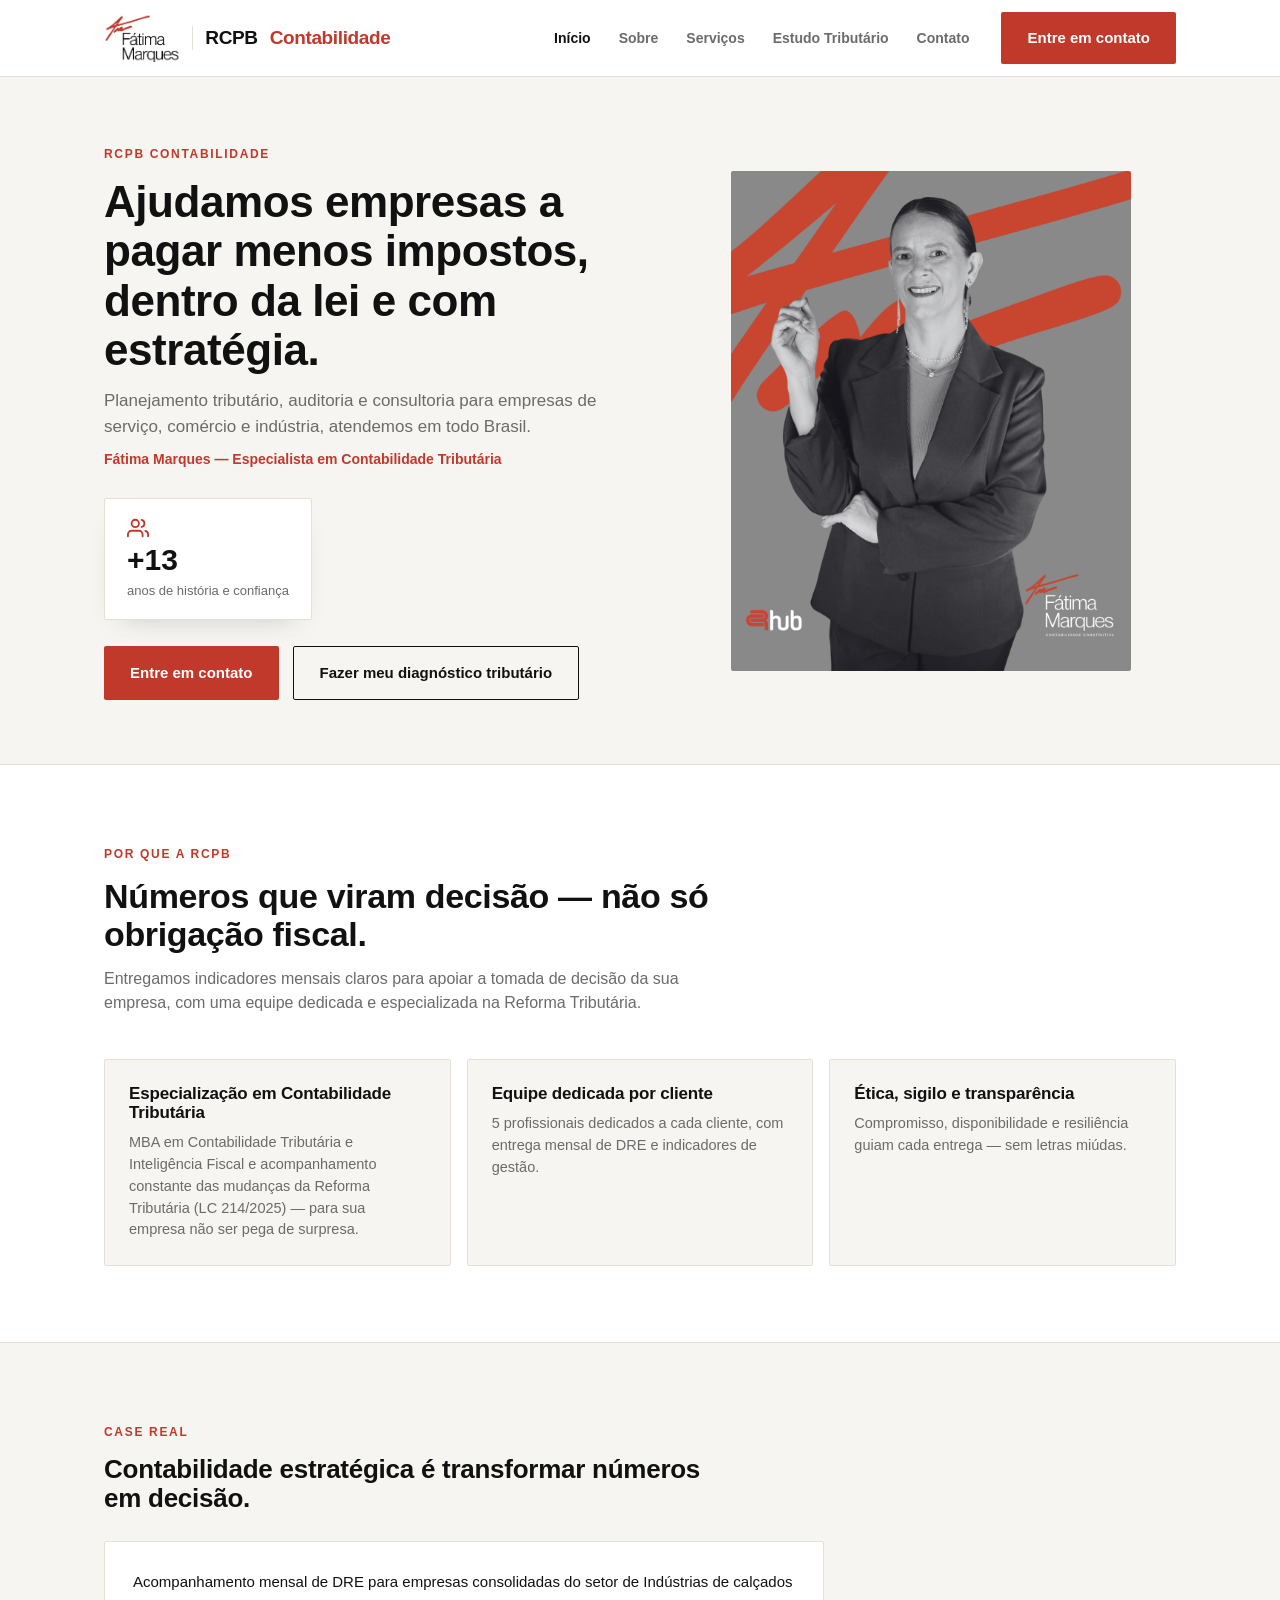
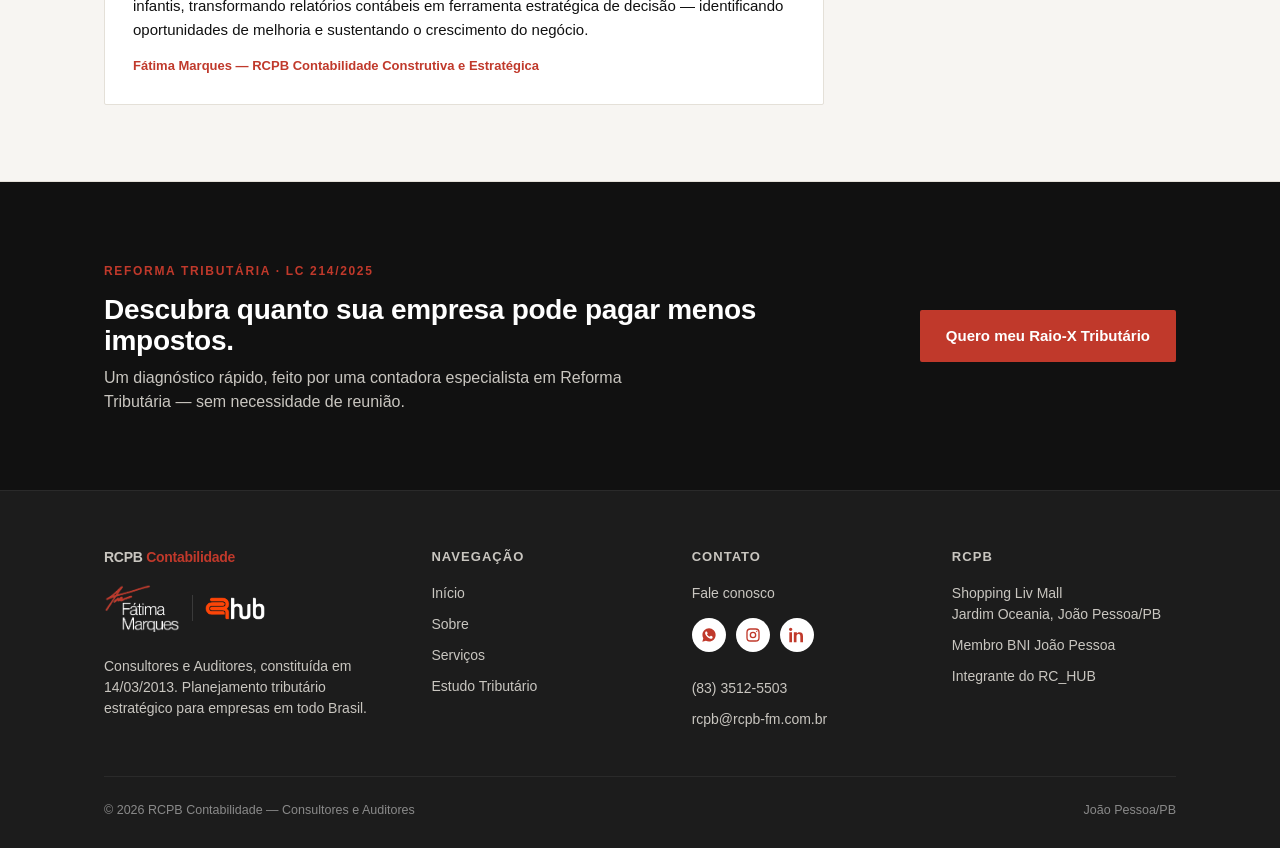
<file: index.html>
<!DOCTYPE html>
<html lang="pt-BR">
<head>
<meta charset="UTF-8">
<meta name="viewport" content="width=device-width, initial-scale=1.0">
<title>RCPB Contabilidade — Consultores e Auditores</title>
<meta name="description" content="RCPB Contabilidade — planejamento tributário estratégico, auditoria e consultoria para empresas de serviço, comércio e indústria em todo o Brasil.">
<link rel="icon" type="image/svg+xml" href="img/favicon.svg">
<link rel="stylesheet" href="css/style.css">
</head>
<body>

<header>
  <div class="wrap">
    <a class="logo" href="index.html" style="display:flex;align-items:center;gap:12px;">
      <img src="img/fatima-logo.png" alt="Fátima Marques" style="height:48px;width:auto;">
      <span style="width:1px;height:24px;background:var(--line);display:inline-block;"></span>
      RCPB <span>Contabilidade</span>
    </a>
    <nav class="main-nav">
      <div class="nav-links">
        <a href="index.html" class="active">Início</a>
        <a href="sobre.html">Sobre</a>
        <a href="servicos.html">Serviços</a>
        <a href="estudo-tributario.html">Estudo Tributário</a>
        <a href="contato.html">Contato</a>
      </div>
      <a class="btn header-cta" href="contato.html">Entre em contato</a>
      <button class="menu-toggle" aria-label="Abrir menu"><span></span><span></span><span></span></button>
    </nav>
  </div>
  <div class="mobile-menu">
    <a href="index.html">Início</a>
    <a href="sobre.html">Sobre</a>
    <a href="servicos.html">Serviços</a>
    <a href="estudo-tributario.html">Estudo Tributário</a>
    <a href="contato.html">Contato</a>
    <a class="btn" href="contato.html">Entre em contato</a>
  </div>
</header>

<section class="page-hero">
  <div class="wrap" style="display:grid;grid-template-columns:1fr;gap:40px;align-items:center;">
    <style>
      .home-hero-grid{grid-template-columns:1fr;}
      @media(min-width:900px){
        .home-hero-grid{grid-template-columns:1.05fr .95fr;}
      }
      .stat-card{
        display:inline-flex;flex-direction:column;gap:6px;background:var(--white);border:1px solid var(--line);
        border-radius:var(--radius);padding:18px 22px;box-shadow:0 12px 30px -18px rgba(17,17,17,.25);
      }
      .stat-card .stat-icon{color:var(--red);font-size:18px;}
      .stat-card .stat-number{font-size:30px;font-weight:900;color:var(--black);line-height:1;}
      .stat-card .stat-label{font-size:13px;color:var(--gray);max-width:180px;}
    </style>
    <div class="home-hero-grid" style="display:grid;gap:40px;align-items:center;">
      <div>
        <span class="eyebrow">RCPB Contabilidade</span>
        <h1>Ajudamos empresas a pagar menos impostos, dentro da lei e com estratégia.</h1>
        <p>Planejamento tributário, auditoria e consultoria para empresas de serviço, comércio e indústria, atendemos em todo Brasil.</p>
        <p style="margin-top:10px;font-size:14px;color:var(--red);font-weight:700;">Fátima Marques — Especialista em Contabilidade Tributária</p>

        <div class="stat-card" style="margin-top:28px;">
          <svg class="stat-icon" width="22" height="22" viewBox="0 0 24 24" fill="none" stroke="currentColor" stroke-width="2" stroke-linecap="round" stroke-linejoin="round"><path d="M17 21v-2a4 4 0 0 0-4-4H5a4 4 0 0 0-4 4v2"/><circle cx="9" cy="7" r="4"/><path d="M23 21v-2a4 4 0 0 0-3-3.87"/><path d="M16 3.13a4 4 0 0 1 0 7.75"/></svg>
          <span class="stat-number">+13</span>
          <span class="stat-label">anos de história e confiança</span>
        </div>

        <div style="margin-top:26px;display:flex;flex-wrap:wrap;gap:14px;">
          <a class="btn" href="contato.html">Entre em contato</a>
          <a class="btn btn-outline" href="estudo-tributario.html">Fazer meu diagnóstico tributário</a>
        </div>
      </div>
      <div>
        <img src="img/fatima-retrato-hub.png" alt="Fátima Marques, especialista em Contabilidade Tributária" style="border-radius:var(--radius);width:100%;max-width:400px;margin:0 auto;">
      </div>
    </div>
  </div>
</section>

<section>
  <div class="wrap">
    <div class="section-head">
      <span class="eyebrow">Por que a RCPB</span>
      <h2>Números que viram decisão — não só obrigação fiscal.</h2>
      <p>Entregamos indicadores mensais claros para apoiar a tomada de decisão da sua empresa, com uma equipe dedicada e especializada na Reforma Tributária.</p>
    </div>
    <div style="display:grid;grid-template-columns:1fr;gap:16px;">
      <style>
        .why-grid{display:grid;grid-template-columns:1fr;gap:16px;}
        @media(min-width:760px){.why-grid{grid-template-columns:repeat(3,1fr);}}
        .why-card{background:var(--off-white);border:1px solid var(--line);border-radius:var(--radius);padding:24px;}
        .why-card h3{font-size:17px;margin-bottom:10px;}
        .why-card p{font-size:14.5px;color:var(--gray);}
      </style>
    </div>
    <div class="why-grid">
      <div class="why-card">
        <h3>Especialização em Contabilidade Tributária</h3>
        <p>MBA em Contabilidade Tributária e Inteligência Fiscal e acompanhamento constante das mudanças da Reforma Tributária (LC 214/2025) — para sua empresa não ser pega de surpresa.</p>
      </div>
      <div class="why-card">
        <h3>Equipe dedicada por cliente</h3>
        <p>5 profissionais dedicados a cada cliente, com entrega mensal de DRE e indicadores de gestão.</p>
      </div>
      <div class="why-card">
        <h3>Ética, sigilo e transparência</h3>
        <p>Compromisso, disponibilidade e resiliência guiam cada entrega — sem letras miúdas.</p>
      </div>
    </div>
  </div>
</section>

<section style="background:var(--off-white);border-top:1px solid var(--line);border-bottom:1px solid var(--line);">
  <div class="wrap">
    <div class="section-head" style="margin-bottom:28px;">
      <span class="eyebrow">Case real</span>
      <h2 style="font-size:26px;">Contabilidade estratégica é transformar números em decisão.</h2>
    </div>
    <div style="background:var(--white);border:1px solid var(--line);border-radius:var(--radius);padding:28px;max-width:720px;">
      <p style="font-size:15px;color:var(--black);line-height:1.6;">
        Acompanhamento mensal de DRE para empresas consolidadas do setor de Indústrias de calçados infantis, transformando relatórios contábeis em ferramenta estratégica de decisão — identificando oportunidades de melhoria e sustentando o crescimento do negócio.
      </p>
      <p style="margin-top:14px;font-size:13px;color:var(--red);font-weight:700;">Fátima Marques — RCPB Contabilidade Construtiva e Estratégica</p>
    </div>
  </div>
</section>

<section style="background:var(--black);color:var(--white);">
  <div class="wrap" style="display:grid;grid-template-columns:1fr;gap:32px;align-items:center;">
    <style>
      .home-cta-grid{grid-template-columns:1fr;}
      @media(min-width:800px){
        .home-cta-grid{grid-template-columns:1fr auto;}
      }
    </style>
    <div class="home-cta-grid" style="display:grid;gap:32px;align-items:center;">
      <div>
        <span class="eyebrow">Reforma Tributária · LC 214/2025</span>
        <h2 style="font-size:28px;color:var(--white);">Descubra quanto sua empresa pode pagar menos impostos.</h2>
        <p style="color:#C9C6C0;margin-top:10px;max-width:520px;">Um diagnóstico rápido, feito por uma contadora especialista em Reforma Tributária — sem necessidade de reunião.</p>
      </div>
      <a class="btn" href="estudo-tributario.html" style="white-space:nowrap;">Quero meu Raio-X Tributário</a>
    </div>
  </div>
</section>

<footer>
  <div class="wrap">
    <div class="foot-grid">
      <div>
        <a class="logo" href="index.html">RCPB <span style="color:var(--red)">Contabilidade</span></a>
        <div style="display:flex;align-items:center;gap:12px;margin-top:16px;">
          <img src="img/fatima-logo-white.png" alt="Fátima Marques" style="height:48px;width:auto;">
          <span style="width:1px;height:26px;background:#3A3A3A;display:inline-block;"></span>
          <img src="img/rchub-logo-white.png" alt="RC_HUB" style="height:23px;width:auto;">
        </div>
        <p class="mt-24">Consultores e Auditores, constituída em 14/03/2013. Planejamento tributário estratégico para empresas em todo Brasil.</p>
      </div>
      <div>
        <h4>Navegação</h4>
        <a href="index.html">Início</a>
        <a href="sobre.html">Sobre</a>
        <a href="servicos.html">Serviços</a>
        <a href="estudo-tributario.html">Estudo Tributário</a>
      </div>
      <div>
        <h4>Contato</h4>
        <a href="contato.html">Fale conosco</a>
        <div style="display:flex;gap:10px;margin:14px 0 16px;">
          <a href="https://wa.me/5583996214000" target="_blank" rel="noopener" aria-label="WhatsApp" style="display:inline-flex;align-items:center;justify-content:center;width:34px;height:34px;border-radius:50%;background:var(--white);color:var(--red);flex:none;"><svg width="16" height="16" viewBox="0 0 24 24" fill="currentColor"><path d="M12.04 2C6.58 2 2.13 6.45 2.13 11.91c0 1.79.47 3.48 1.32 4.95L2 22l5.29-1.39c1.4.76 2.99 1.19 4.75 1.19h.01c5.46 0 9.91-4.45 9.91-9.91 0-2.65-1.03-5.14-2.9-7.01A9.87 9.87 0 0 0 12.04 2zm5.78 14.09c-.24.68-1.19 1.25-1.95 1.41-.52.11-1.2.2-3.49-.75-2.93-1.21-4.83-4.17-4.98-4.36-.14-.19-1.19-1.58-1.19-3.02 0-1.44.75-2.15 1.02-2.44.24-.26.53-.32.71-.32.18 0 .35 0 .5.01.16.01.38-.06.6.46.24.57.79 1.98.86 2.13.07.14.11.31.02.5-.09.19-.14.3-.27.46-.14.16-.29.36-.41.48-.14.14-.29.28-.12.55.16.27.72 1.18 1.55 1.91 1.06.94 1.96 1.24 2.24 1.38.28.14.44.12.6-.07.16-.19.68-.79.87-1.06.18-.27.36-.22.6-.13.24.09 1.52.72 1.78.85.26.13.44.19.5.3.06.11.06.63-.18 1.31z"/></svg></a>
          <a href="https://www.instagram.com/fatimamarquesrc/" target="_blank" rel="noopener" aria-label="Instagram" style="display:inline-flex;align-items:center;justify-content:center;width:34px;height:34px;border-radius:50%;background:var(--white);color:var(--red);flex:none;"><svg width="16" height="16" viewBox="0 0 24 24" fill="none" stroke="currentColor" stroke-width="2"><rect x="3" y="3" width="18" height="18" rx="5"/><circle cx="12" cy="12" r="4"/><circle cx="17.5" cy="6.5" r="1" fill="currentColor" stroke="none"/></svg></a>
          <a href="https://www.linkedin.com/in/fatima-marques-1ba301412" target="_blank" rel="noopener" aria-label="LinkedIn" style="display:inline-flex;align-items:center;justify-content:center;width:34px;height:34px;border-radius:50%;background:var(--white);color:var(--red);flex:none;"><svg width="16" height="16" viewBox="0 0 24 24" fill="currentColor"><path d="M4.98 3.5C4.98 4.88 3.87 6 2.5 6S0 4.88 0 3.5 1.11 1 2.5 1 4.98 2.12 4.98 3.5zM.5 8h4V23h-4V8zm7.5 0h3.83v2.05h.05c.53-1 1.85-2.05 3.8-2.05C19.7 8 21 10.15 21 14.02V23h-4v-8.05c0-1.92-.03-4.4-2.68-4.4-2.68 0-3.09 2.09-3.09 4.26V23h-4V8z"/></svg></a>
        </div>
        <p>(83) 3512-5503</p>
        <a href="mailto:rcpb@rcpb-fm.com.br">rcpb@rcpb-fm.com.br</a>
      </div>
      <div>
        <h4>RCPB</h4>
        <p>Shopping Liv Mall<br>Jardim Oceania, João Pessoa/PB</p>
        <p>Membro BNI João Pessoa</p>
        <p>Integrante do RC_HUB</p>
      </div>
    </div>
    <div class="bottom-row">
      <span>© 2026 RCPB Contabilidade — Consultores e Auditores</span>
      <span>João Pessoa/PB</span>
    </div>
  </div>
</footer>

<script src="js/main.js"></script>
</body>
</html>
</file>
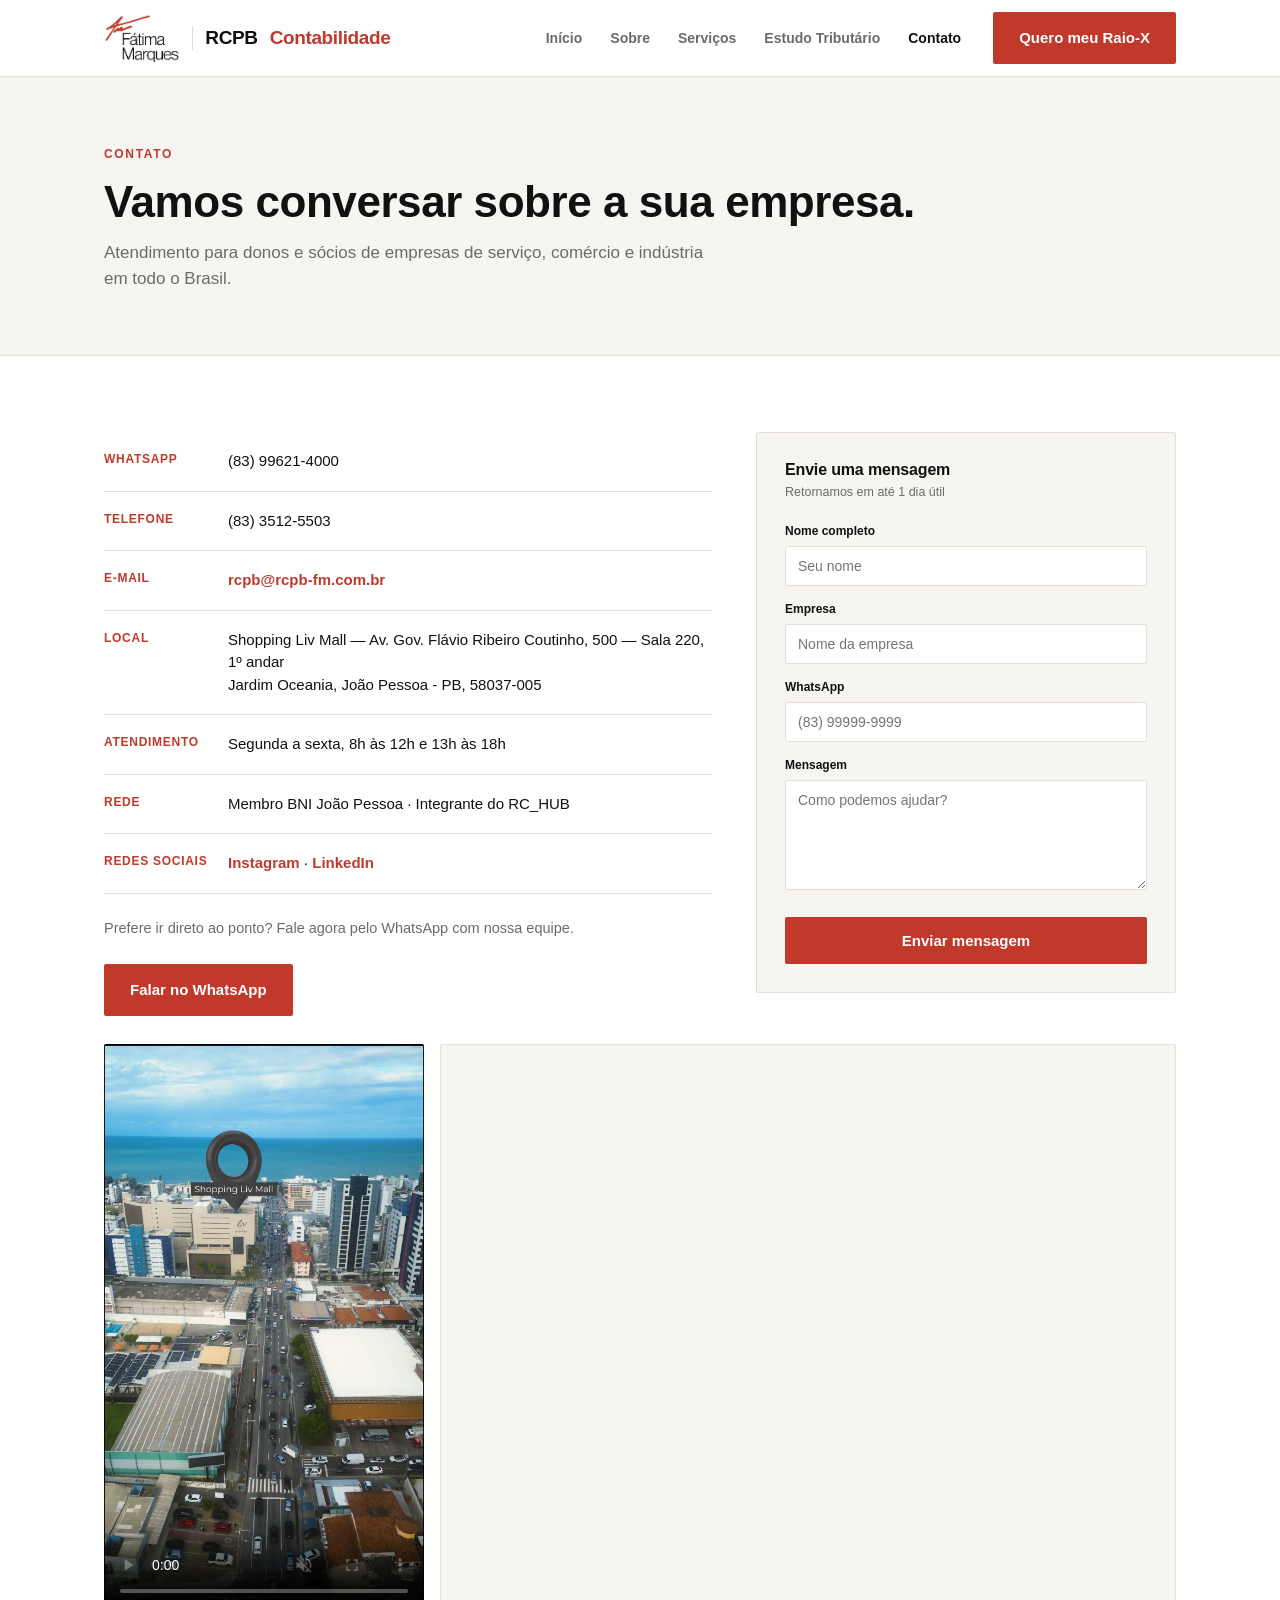
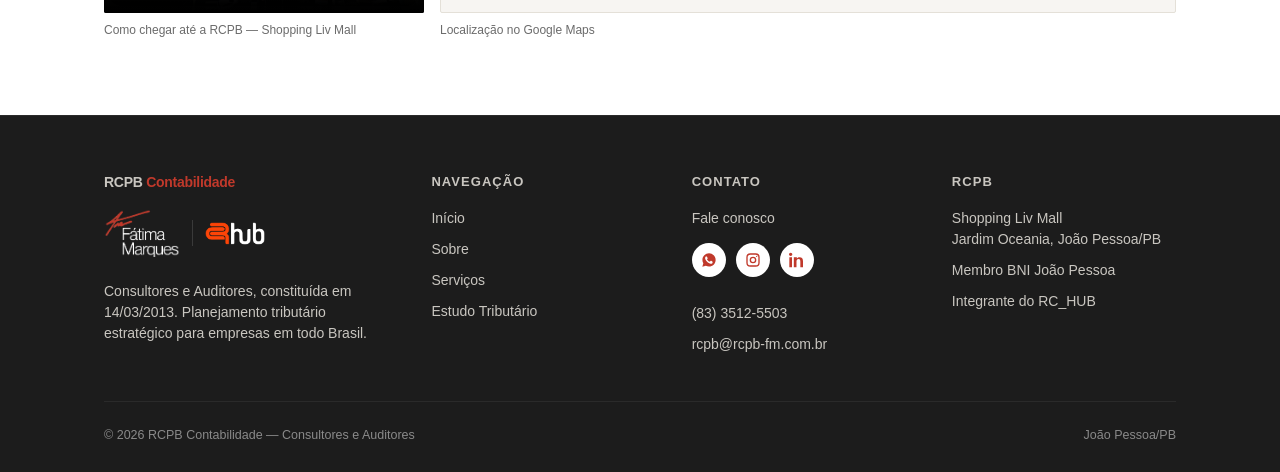
<file: contato.html>
<!DOCTYPE html>
<html lang="pt-BR">
<head>
<meta charset="UTF-8">
<meta name="viewport" content="width=device-width, initial-scale=1.0">
<title>Contato — RCPB Contabilidade</title>
<meta name="description" content="Fale com a RCPB Contabilidade. Shopping Liv Mall — Av. Gov. Flávio Ribeiro Coutinho, 500, Sala 220 - Jardim Oceania, João Pessoa/PB.">
<link rel="icon" type="image/svg+xml" href="img/favicon.svg">
<link rel="stylesheet" href="css/style.css">
<style>
  .contato-grid{display:grid;grid-template-columns:1fr;gap:44px;align-items:start;}
  @media(min-width:900px){.contato-grid{grid-template-columns:1fr 420px;}}
  .info-item{display:flex;gap:14px;padding:18px 0;border-bottom:1px solid var(--line);}
  .info-item .k{font-size:12px;font-weight:900;text-transform:uppercase;letter-spacing:.06em;color:var(--red);width:110px;flex:none;}
  .info-item .v{font-size:15px;}
  .form-card{background:var(--off-white);border:1px solid var(--line);border-radius:var(--radius);padding:28px;}
  .field{margin-bottom:14px;}
  .field label{display:block;font-size:12px;font-weight:700;margin-bottom:6px;}
  .field input, .field textarea{
    width:100%;padding:11px 12px;border:1px solid var(--line);border-radius:var(--radius);
    font-family:inherit;font-size:14px;background:var(--white);
  }
  .field textarea{min-height:110px;resize:vertical;}
  .field input:focus, .field textarea:focus{outline:2px solid var(--red);outline-offset:1px;}
  .form-card .btn{width:100%;justify-content:center;margin-top:6px;}
</style>
</head>
<body>

<header>
  <div class="wrap">
    <a class="logo" href="index.html" style="display:flex;align-items:center;gap:12px;">
      <img src="img/fatima-logo.png" alt="Fátima Marques" style="height:48px;width:auto;">
      <span style="width:1px;height:24px;background:var(--line);display:inline-block;"></span>
      RCPB <span>Contabilidade</span>
    </a>
    <nav class="main-nav">
      <div class="nav-links">
        <a href="index.html">Início</a>
        <a href="sobre.html">Sobre</a>
        <a href="servicos.html">Serviços</a>
        <a href="estudo-tributario.html">Estudo Tributário</a>
        <a href="contato.html" class="active">Contato</a>
      </div>
      <a class="btn header-cta" href="estudo-tributario.html">Quero meu Raio-X</a>
      <button class="menu-toggle" aria-label="Abrir menu"><span></span><span></span><span></span></button>
    </nav>
  </div>
  <div class="mobile-menu">
    <a href="index.html">Início</a>
    <a href="sobre.html">Sobre</a>
    <a href="servicos.html">Serviços</a>
    <a href="estudo-tributario.html">Estudo Tributário</a>
    <a href="contato.html">Contato</a>
    <a class="btn" href="estudo-tributario.html">Quero meu Raio-X</a>
  </div>
</header>

<section class="page-hero">
  <div class="wrap">
    <span class="eyebrow">Contato</span>
    <h1>Vamos conversar sobre a sua empresa.</h1>
    <p>Atendimento para donos e sócios de empresas de serviço, comércio e indústria em todo o Brasil.</p>
  </div>
</section>

<section>
  <div class="wrap contato-grid">
    <div>
      <div class="info-item"><span class="k">WhatsApp</span><span class="v">(83) 99621-4000</span></div>
      <div class="info-item"><span class="k">Telefone</span><span class="v">(83) 3512-5503</span></div>
      <div class="info-item"><span class="k">E-mail</span><span class="v"><a href="mailto:rcpb@rcpb-fm.com.br" style="color:var(--red);font-weight:700;">rcpb@rcpb-fm.com.br</a></span></div>
      <div class="info-item"><span class="k">Local</span><span class="v">Shopping Liv Mall — Av. Gov. Flávio Ribeiro Coutinho, 500 — Sala 220, 1º andar<br>Jardim Oceania, João Pessoa - PB, 58037-005</span></div>
      <div class="info-item"><span class="k">Atendimento</span><span class="v">Segunda a sexta, 8h às 12h e 13h às 18h</span></div>
      <div class="info-item"><span class="k">Rede</span><span class="v">Membro BNI João Pessoa · Integrante do RC_HUB</span></div>
      <div class="info-item"><span class="k">Redes sociais</span><span class="v"><a href="https://www.instagram.com/fatimamarquesrc/" target="_blank" rel="noopener" style="color:var(--red);font-weight:700;">Instagram</a> · <a href="https://www.linkedin.com/in/fatima-marques-1ba301412" target="_blank" rel="noopener" style="color:var(--red);font-weight:700;">LinkedIn</a></span></div>
      <p style="margin-top:24px;color:var(--gray);font-size:14.5px;max-width:480px;">
        Prefere ir direto ao ponto? Fale agora pelo WhatsApp com nossa equipe.
      </p>
      <a class="btn mt-24" href="https://wa.me/5583996214000" target="_blank" rel="noopener">Falar no WhatsApp</a>
    </div>

    <div class="form-card">
      <h3 style="font-size:16px;margin-bottom:4px;">Envie uma mensagem</h3>
      <p style="font-size:12.5px;color:var(--gray);margin-bottom:20px;">Retornamos em até 1 dia útil</p>
      <form data-form>
        <div class="field">
          <label for="nome">Nome completo</label>
          <input id="nome" type="text" placeholder="Seu nome" required>
        </div>
        <div class="field">
          <label for="empresa">Empresa</label>
          <input id="empresa" type="text" placeholder="Nome da empresa" required>
        </div>
        <div class="field">
          <label for="whatsapp">WhatsApp</label>
          <input id="whatsapp" type="tel" placeholder="(83) 99999-9999" required>
        </div>
        <div class="field">
          <label for="mensagem">Mensagem</label>
          <textarea id="mensagem" placeholder="Como podemos ajudar?" required></textarea>
        </div>
        <button class="btn" type="submit">Enviar mensagem</button>
      </form>
    </div>
  </div>

  <div class="wrap" style="margin-top:28px;">
    <style>
      .video-mapa-grid{display:grid;grid-template-columns:1fr;gap:16px;}
      .mapa-embed{height:300px;}
      @media(min-width:700px){
        .video-mapa-grid{grid-template-columns:320px 1fr;align-items:start;}
        .mapa-embed{height:569px;}
      }
    </style>
    <div class="video-mapa-grid">
      <div>
        <video src="video/endereco-rcpb.mp4" controls muted playsinline poster="img/localizacao-shopping-liv-mall.png" style="border-radius:var(--radius);width:100%;aspect-ratio:9/16;display:block;"></video>
        <p style="font-size:12px;color:var(--gray);margin-top:8px;">Como chegar até a RCPB — Shopping Liv Mall</p>
      </div>
      <div>
        <iframe class="mapa-embed" src="https://www.google.com/maps?q=Shopping+Liv+Mall,+Av.+Gov.+Fl%C3%A1vio+Ribeiro+Coutinho,+500,+Jardim+Oceania,+Jo%C3%A3o+Pessoa+-+PB&output=embed" style="border:1px solid var(--line);border-radius:var(--radius);width:100%;display:block;background:var(--off-white);" loading="lazy" referrerpolicy="no-referrer-when-downgrade"></iframe>
        <p style="font-size:12px;color:var(--gray);margin-top:8px;">Localização no Google Maps</p>
      </div>
    </div>
  </div>
</section>

<footer>
  <div class="wrap">
    <div class="foot-grid">
      <div>
        <a class="logo" href="index.html">RCPB <span style="color:var(--red)">Contabilidade</span></a>
        <div style="display:flex;align-items:center;gap:12px;margin-top:16px;">
          <img src="img/fatima-logo-white.png" alt="Fátima Marques" style="height:48px;width:auto;">
          <span style="width:1px;height:26px;background:#3A3A3A;display:inline-block;"></span>
          <img src="img/rchub-logo-white.png" alt="RC_HUB" style="height:23px;width:auto;">
        </div>
        <p class="mt-24">Consultores e Auditores, constituída em 14/03/2013. Planejamento tributário estratégico para empresas em todo Brasil.</p>
      </div>
      <div>
        <h4>Navegação</h4>
        <a href="index.html">Início</a>
        <a href="sobre.html">Sobre</a>
        <a href="servicos.html">Serviços</a>
        <a href="estudo-tributario.html">Estudo Tributário</a>
      </div>
      <div>
        <h4>Contato</h4>
        <a href="contato.html">Fale conosco</a>
        <div style="display:flex;gap:10px;margin:14px 0 16px;">
          <a href="https://wa.me/5583996214000" target="_blank" rel="noopener" aria-label="WhatsApp" style="display:inline-flex;align-items:center;justify-content:center;width:34px;height:34px;border-radius:50%;background:var(--white);color:var(--red);flex:none;"><svg width="16" height="16" viewBox="0 0 24 24" fill="currentColor"><path d="M12.04 2C6.58 2 2.13 6.45 2.13 11.91c0 1.79.47 3.48 1.32 4.95L2 22l5.29-1.39c1.4.76 2.99 1.19 4.75 1.19h.01c5.46 0 9.91-4.45 9.91-9.91 0-2.65-1.03-5.14-2.9-7.01A9.87 9.87 0 0 0 12.04 2zm5.78 14.09c-.24.68-1.19 1.25-1.95 1.41-.52.11-1.2.2-3.49-.75-2.93-1.21-4.83-4.17-4.98-4.36-.14-.19-1.19-1.58-1.19-3.02 0-1.44.75-2.15 1.02-2.44.24-.26.53-.32.71-.32.18 0 .35 0 .5.01.16.01.38-.06.6.46.24.57.79 1.98.86 2.13.07.14.11.31.02.5-.09.19-.14.3-.27.46-.14.16-.29.36-.41.48-.14.14-.29.28-.12.55.16.27.72 1.18 1.55 1.91 1.06.94 1.96 1.24 2.24 1.38.28.14.44.12.6-.07.16-.19.68-.79.87-1.06.18-.27.36-.22.6-.13.24.09 1.52.72 1.78.85.26.13.44.19.5.3.06.11.06.63-.18 1.31z"/></svg></a>
          <a href="https://www.instagram.com/fatimamarquesrc/" target="_blank" rel="noopener" aria-label="Instagram" style="display:inline-flex;align-items:center;justify-content:center;width:34px;height:34px;border-radius:50%;background:var(--white);color:var(--red);flex:none;"><svg width="16" height="16" viewBox="0 0 24 24" fill="none" stroke="currentColor" stroke-width="2"><rect x="3" y="3" width="18" height="18" rx="5"/><circle cx="12" cy="12" r="4"/><circle cx="17.5" cy="6.5" r="1" fill="currentColor" stroke="none"/></svg></a>
          <a href="https://www.linkedin.com/in/fatima-marques-1ba301412" target="_blank" rel="noopener" aria-label="LinkedIn" style="display:inline-flex;align-items:center;justify-content:center;width:34px;height:34px;border-radius:50%;background:var(--white);color:var(--red);flex:none;"><svg width="16" height="16" viewBox="0 0 24 24" fill="currentColor"><path d="M4.98 3.5C4.98 4.88 3.87 6 2.5 6S0 4.88 0 3.5 1.11 1 2.5 1 4.98 2.12 4.98 3.5zM.5 8h4V23h-4V8zm7.5 0h3.83v2.05h.05c.53-1 1.85-2.05 3.8-2.05C19.7 8 21 10.15 21 14.02V23h-4v-8.05c0-1.92-.03-4.4-2.68-4.4-2.68 0-3.09 2.09-3.09 4.26V23h-4V8z"/></svg></a>
        </div>
        <p>(83) 3512-5503</p>
        <a href="mailto:rcpb@rcpb-fm.com.br">rcpb@rcpb-fm.com.br</a>
      </div>
      <div>
        <h4>RCPB</h4>
        <p>Shopping Liv Mall<br>Jardim Oceania, João Pessoa/PB</p>
        <p>Membro BNI João Pessoa</p>
        <p>Integrante do RC_HUB</p>
      </div>
    </div>
    <div class="bottom-row">
      <span>© 2026 RCPB Contabilidade — Consultores e Auditores</span>
      <span>João Pessoa/PB</span>
    </div>
  </div>
</footer>

<script src="js/main.js"></script>
</body>
</html>
</file>
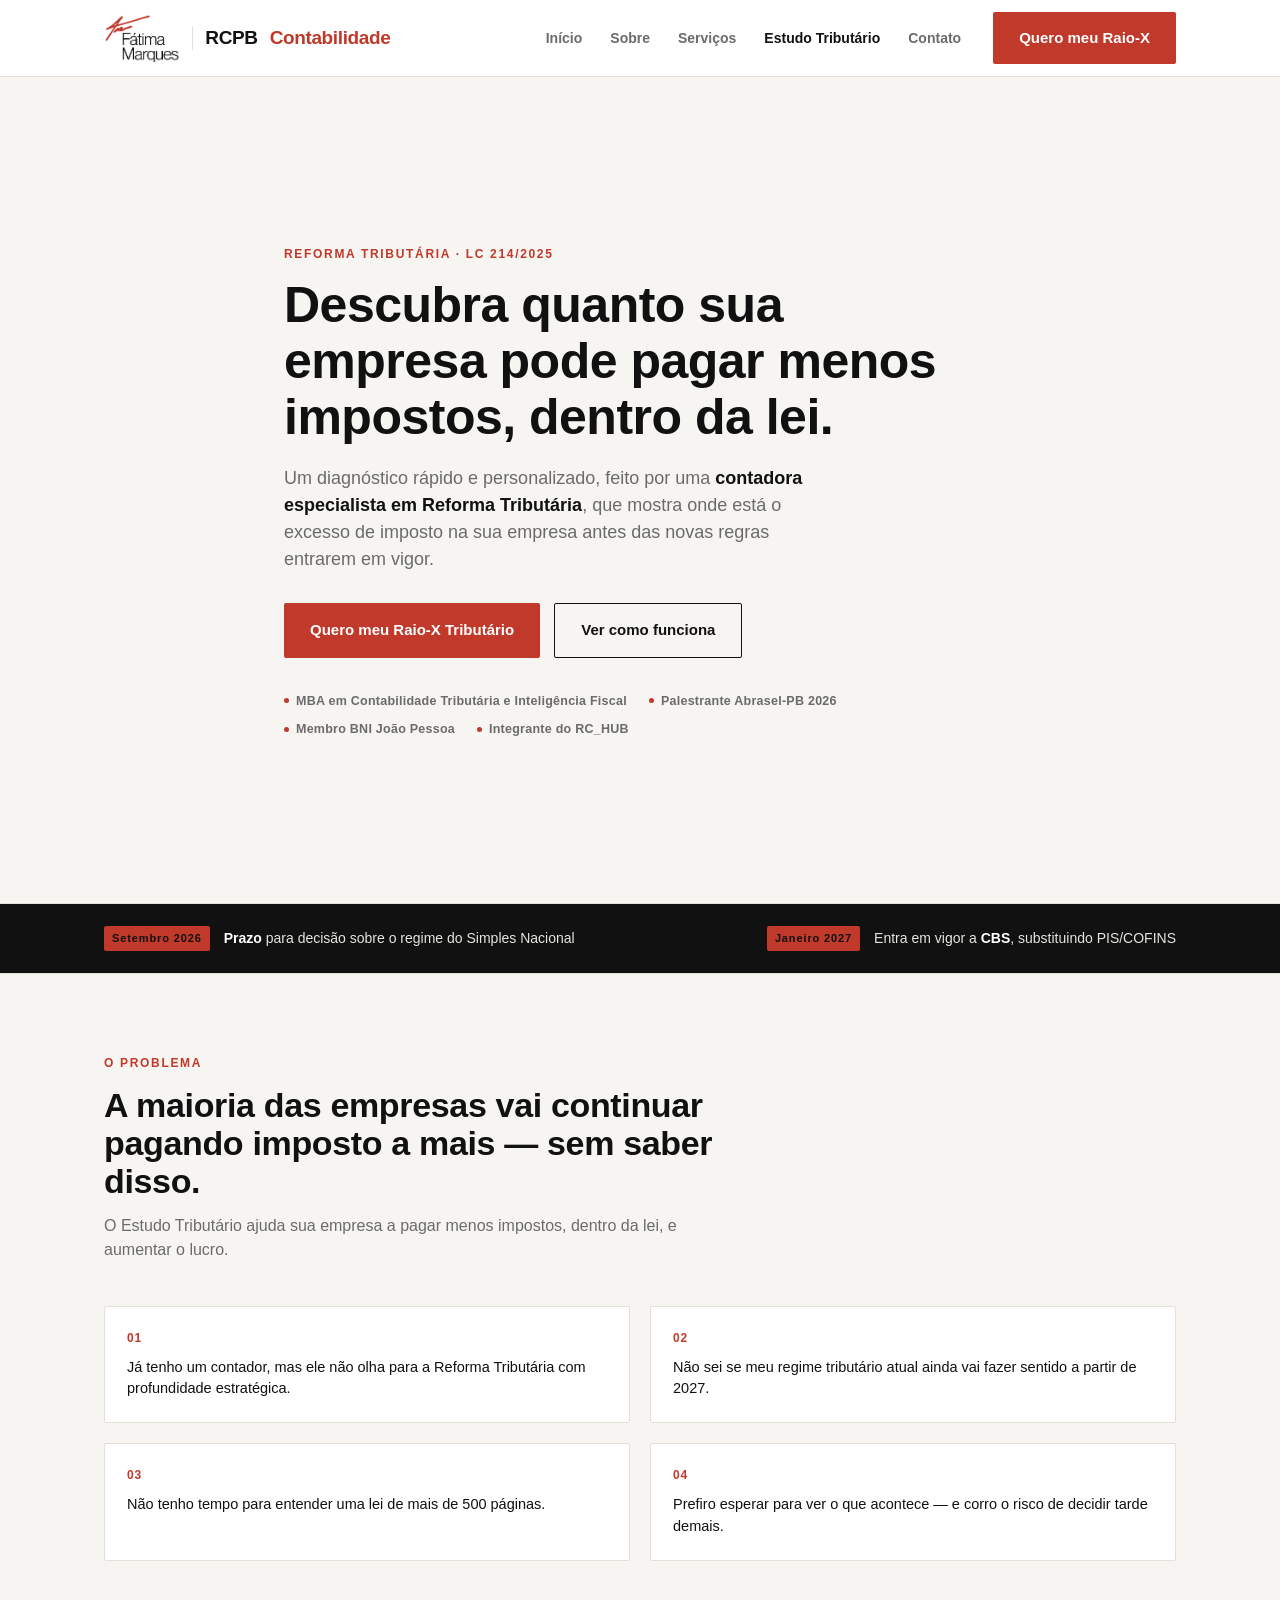
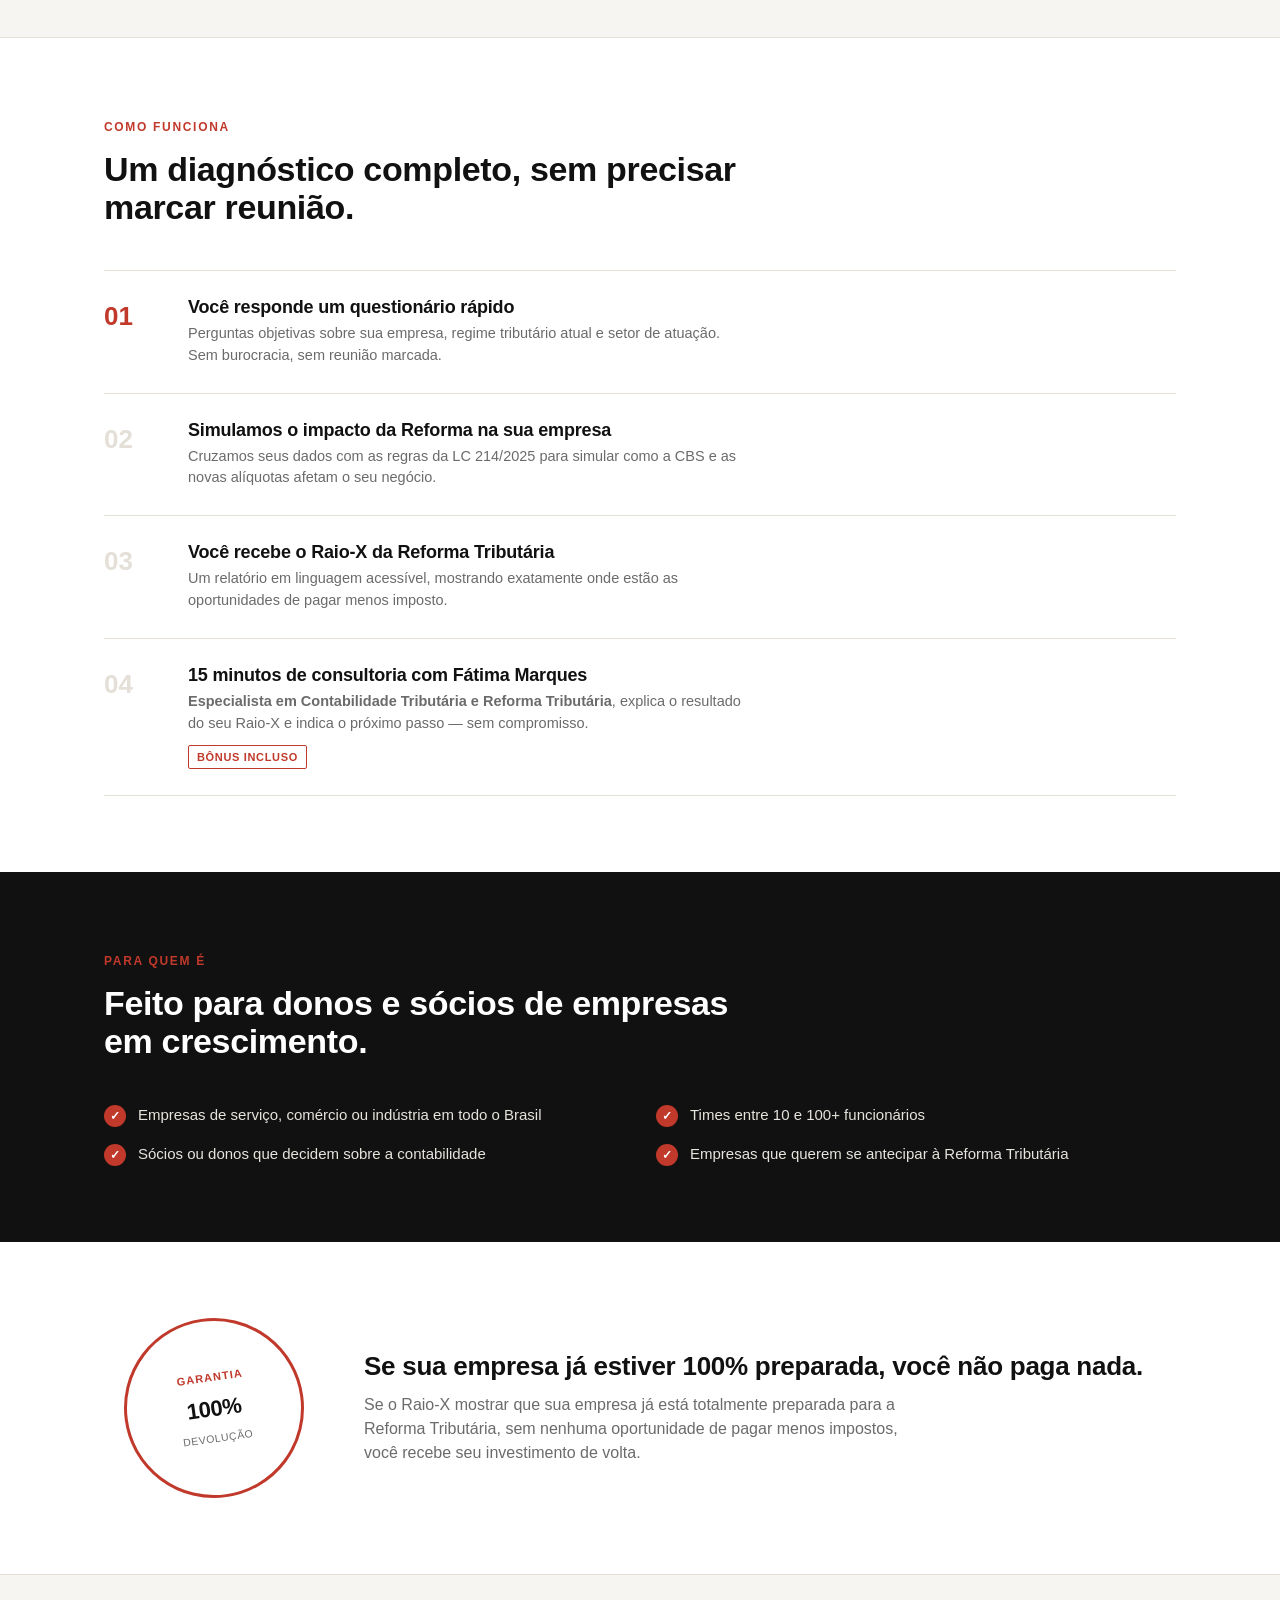
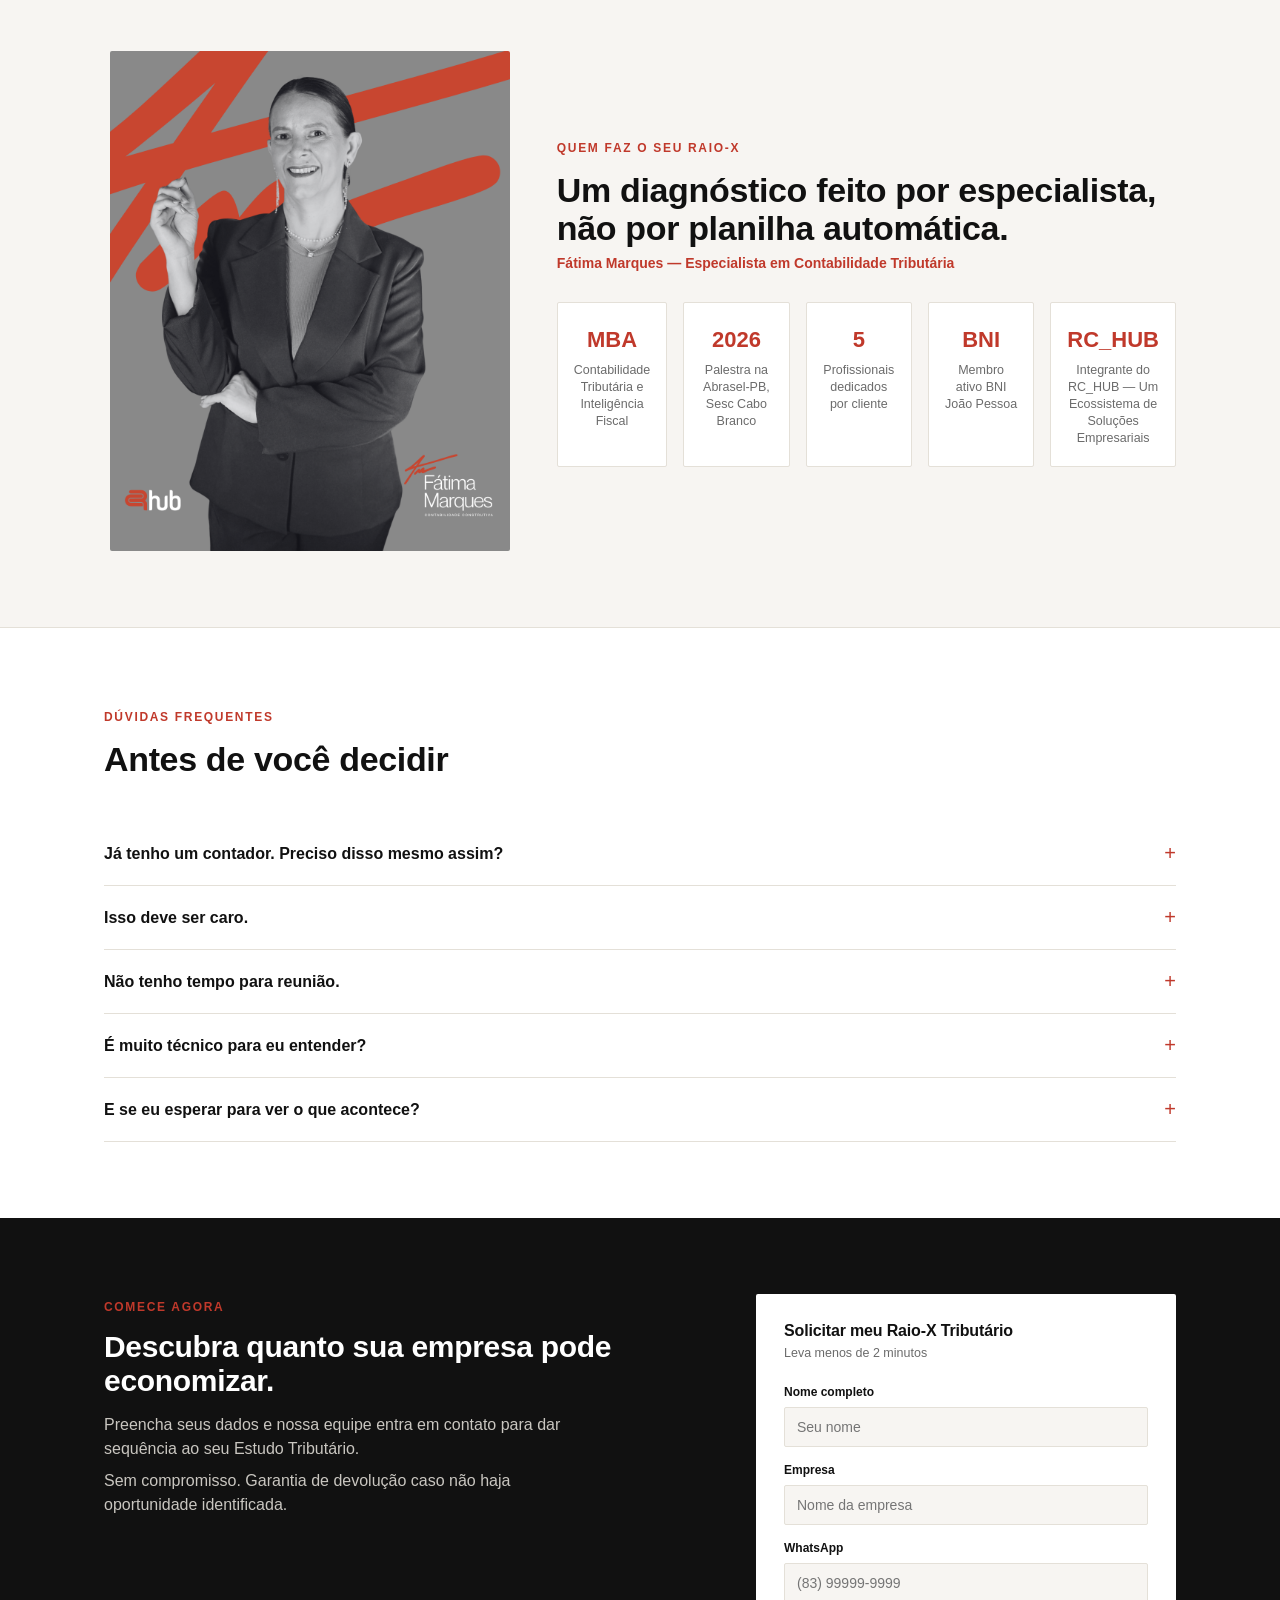
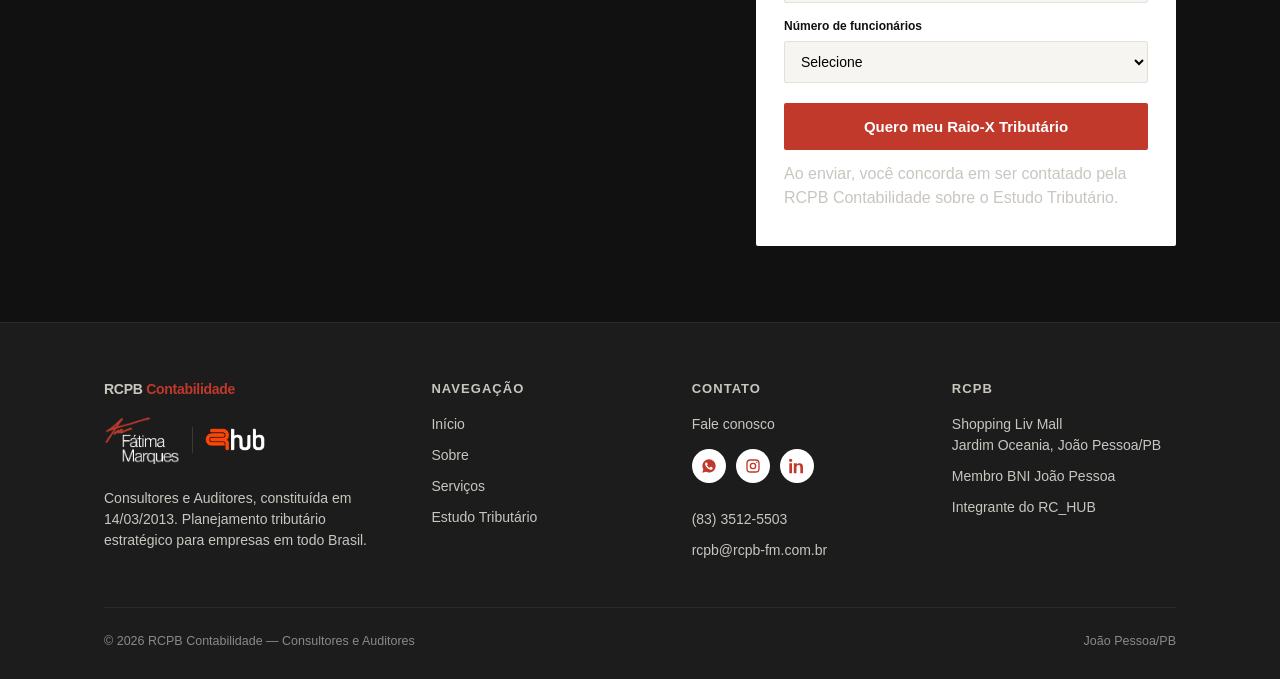
<file: estudo-tributario.html>
<!DOCTYPE html>
<html lang="pt-BR">
<head>
<meta charset="UTF-8">
<meta name="viewport" content="width=device-width, initial-scale=1.0">
<title>Estudo Tributário | RCPB Contabilidade</title>
<meta name="description" content="Descubra quanto sua empresa pode pagar menos impostos com a Reforma Tributária. Diagnóstico rápido feito por Fátima Marques, especialista em Reforma Tributária.">
<link rel="icon" type="image/svg+xml" href="img/favicon.svg">
<link rel="stylesheet" href="css/style.css">
<style>
  /* Estilos específicos desta página — base, header, footer e componentes
     compartilhados (botões, wrap, eyebrow) já vêm de css/style.css */

  /* ===== HERO ===== */
  .hero{
    background:var(--off-white);
    border-bottom:1px solid var(--line);
    overflow:hidden;
  }
  .hero .wrap{
    padding-top:64px;padding-bottom:64px;
    max-width:760px;
  }
  @media(min-width:900px){
    .hero .wrap{padding-top:88px;padding-bottom:88px;}
  }
  .hero h1{font-size:38px;margin-bottom:20px;}
  @media(min-width:600px){.hero h1{font-size:50px;}}
  .hero .sub{font-size:18px;color:var(--gray);max-width:560px;margin-bottom:30px;}
  .hero .sub strong{color:var(--black);}
  .hero-actions{display:flex;flex-wrap:wrap;gap:14px;margin-bottom:34px;}
  .trust-row{display:flex;flex-wrap:wrap;gap:10px 22px;font-size:12.5px;color:var(--gray);font-weight:700;letter-spacing:.02em;}
  .trust-row span{display:flex;align-items:center;gap:7px;}
  .trust-row .dot{width:5px;height:5px;background:var(--red);border-radius:50%;flex:none;}

  /* ===== URGENCY STRIP ===== */
  .urgency{background:var(--black);color:var(--white);}
  .urgency .wrap{
    display:flex;flex-wrap:wrap;gap:20px 40px;align-items:center;justify-content:space-between;
    padding:22px 24px;
  }
  .urgency-item{display:flex;align-items:center;gap:14px;}
  .urgency-item .tag{
    font-size:11px;font-weight:900;letter-spacing:.08em;color:var(--black);
    background:var(--red);padding:4px 8px;border-radius:2px;flex:none;
  }
  .urgency-item p{font-size:14px;color:#E7E4DE;}
  .urgency-item strong{color:var(--white);}

  /* ===== PROBLEMA ===== */
  .problema{background:var(--off-white);border-top:1px solid var(--line);border-bottom:1px solid var(--line);}
  .problema-grid{display:grid;grid-template-columns:1fr;gap:16px;}
  @media(min-width:760px){.problema-grid{grid-template-columns:repeat(2,1fr);gap:20px;}}
  .problema-card{background:var(--white);border:1px solid var(--line);border-radius:var(--radius);padding:22px;}
  .problema-card .num{font-size:12px;font-weight:900;color:var(--red);margin-bottom:10px;letter-spacing:.06em;}
  .problema-card p{font-size:14.5px;color:var(--black);}

  /* ===== COMO FUNCIONA ===== */
  .steps{display:grid;grid-template-columns:1fr;gap:0;border-top:1px solid var(--line);}
  .step{
    display:grid;grid-template-columns:64px 1fr;gap:20px;
    padding:26px 0;border-bottom:1px solid var(--line);
  }
  .step .idx{font-size:26px;font-weight:900;color:var(--line);}
  .step.active .idx{color:var(--red);}
  .step h3{font-size:18px;margin-bottom:6px;}
  .step p{color:var(--gray);font-size:14.5px;max-width:560px;}
  .step .badge{
    display:inline-block;margin-top:10px;font-size:11px;font-weight:800;letter-spacing:.06em;
    text-transform:uppercase;color:var(--red);border:1px solid var(--red);border-radius:2px;padding:3px 8px;
  }

  /* ===== PARA QUEM ===== */
  .para-quem{background:var(--black);color:var(--white);}
  .para-quem .section-head p{color:#C9C6C0;}
  .checklist{display:grid;grid-template-columns:1fr;gap:14px;}
  @media(min-width:700px){.checklist{grid-template-columns:1fr 1fr;gap:16px 32px;}}
  .checklist li{display:flex;gap:12px;align-items:flex-start;font-size:15px;color:#E7E4DE;list-style:none;}
  .checklist li::before{
    content:"✓";flex:none;width:22px;height:22px;border-radius:50%;
    background:var(--red);color:var(--white);font-size:12px;font-weight:900;
    display:flex;align-items:center;justify-content:center;margin-top:1px;
  }

  /* ===== GARANTIA ===== */
  .garantia .wrap{display:grid;grid-template-columns:1fr;gap:40px;align-items:center;}
  @media(min-width:800px){.garantia .wrap{grid-template-columns:220px 1fr;}}
  .stamp{
    width:180px;height:180px;border-radius:50%;
    border:3px solid var(--red);
    display:flex;align-items:center;justify-content:center;text-align:center;
    transform:rotate(-8deg);
    margin:0 auto;
  }
  .stamp-inner{padding:14px;}
  .stamp-inner .top{font-size:11px;font-weight:900;letter-spacing:.1em;color:var(--red);text-transform:uppercase;}
  .stamp-inner .mid{font-size:22px;font-weight:900;margin:6px 0;letter-spacing:-.02em;}
  .stamp-inner .bot{font-size:10.5px;color:var(--gray);letter-spacing:.05em;text-transform:uppercase;}
  .garantia h2{font-size:26px;margin-bottom:12px;}
  .garantia p{color:var(--gray);font-size:16px;max-width:560px;}

  /* ===== AUTORIDADE ===== */
  .autoridade{background:var(--off-white);border-top:1px solid var(--line);border-bottom:1px solid var(--line);}
  .cred-grid{display:grid;grid-template-columns:1fr 1fr;gap:16px;}
  .cred-logo{height:34px;width:auto;margin:0 auto 8px;display:block;}
  @media(min-width:700px){.cred-grid{grid-template-columns:repeat(3,1fr);}}
  @media(min-width:1000px){.cred-grid{grid-template-columns:repeat(5,1fr);}}
  .cred{background:var(--white);border:1px solid var(--line);border-radius:var(--radius);padding:20px 16px;text-align:center;}
  .cred .k{font-size:22px;font-weight:900;color:var(--red);}
  .cred .d{font-size:12.5px;color:var(--gray);margin-top:6px;line-height:1.35;}

  /* ===== FAQ ===== */
  .faq-item{border-bottom:1px solid var(--line);}
  .faq-q{
    width:100%;text-align:left;background:none;border:none;cursor:pointer;
    padding:20px 0;display:flex;justify-content:space-between;align-items:center;gap:16px;
    font-size:16px;font-weight:700;color:var(--black);
  }
  .faq-q .plus{flex:none;font-size:20px;color:var(--red);font-weight:400;transition:transform .2s ease;}
  .faq-item.open .faq-q .plus{transform:rotate(45deg);}
  .faq-a{max-height:0;overflow:hidden;transition:max-height .25s ease;}
  .faq-a p{color:var(--gray);font-size:14.5px;padding-bottom:20px;max-width:640px;}

  /* ===== CTA FINAL / FORM ===== */
  .cta-final{background:var(--black);color:var(--white);}
  .cta-final .wrap{display:grid;grid-template-columns:1fr;gap:44px;}
  @media(min-width:900px){.cta-final .wrap{grid-template-columns:1fr 420px;align-items:start;}}
  .cta-final h2{font-size:30px;margin-bottom:16px;}
  .cta-final p{color:#C9C6C0;font-size:16px;max-width:480px;margin-bottom:8px;}
  .form-card{background:var(--white);color:var(--black);border-radius:var(--radius);padding:28px;}
  .form-card h3{font-size:16px;margin-bottom:4px;}
  .form-card .hint{font-size:12.5px;color:var(--gray);margin-bottom:20px;}
  .field{margin-bottom:14px;}
  .field label{display:block;font-size:12px;font-weight:700;margin-bottom:6px;color:var(--black);}
  .field input, .field select{
    width:100%;padding:11px 12px;border:1px solid var(--line);border-radius:var(--radius);
    font-family:inherit;font-size:14px;background:var(--off-white);
  }
  .field input:focus, .field select:focus{outline:2px solid var(--red);outline-offset:1px;}
  .form-card .btn{width:100%;justify-content:center;margin-top:6px;}
  .form-note{font-size:11.5px;color:var(--gray);margin-top:12px;line-height:1.5;}
</style>
</head>
<body>

<header>
  <div class="wrap">
    <a class="logo" href="index.html" style="display:flex;align-items:center;gap:12px;">
      <img src="img/fatima-logo.png" alt="Fátima Marques" style="height:48px;width:auto;">
      <span style="width:1px;height:24px;background:var(--line);display:inline-block;"></span>
      RCPB <span>Contabilidade</span>
    </a>
    <nav class="main-nav">
      <div class="nav-links">
        <a href="index.html">Início</a>
        <a href="sobre.html">Sobre</a>
        <a href="servicos.html">Serviços</a>
        <a href="estudo-tributario.html" class="active">Estudo Tributário</a>
        <a href="contato.html">Contato</a>
      </div>
      <a class="btn header-cta" href="#form">Quero meu Raio-X</a>
      <button class="menu-toggle" aria-label="Abrir menu"><span></span><span></span><span></span></button>
    </nav>
  </div>
  <div class="mobile-menu">
    <a href="index.html">Início</a>
    <a href="sobre.html">Sobre</a>
    <a href="servicos.html">Serviços</a>
    <a href="estudo-tributario.html">Estudo Tributário</a>
    <a href="contato.html">Contato</a>
    <a class="btn" href="#form">Quero meu Raio-X</a>
  </div>
</header>

<section class="hero">
  <div class="wrap">
    <div>
      <span class="eyebrow">Reforma Tributária · LC 214/2025</span>
      <h1>Descubra quanto sua empresa pode pagar menos impostos, dentro da lei.</h1>
      <p class="sub">Um diagnóstico rápido e personalizado, feito por uma <strong>contadora especialista em Reforma Tributária</strong>, que mostra onde está o excesso de imposto na sua empresa antes das novas regras entrarem em vigor.</p>
      <div class="hero-actions">
        <a class="btn" href="#form">Quero meu Raio-X Tributário</a>
        <a class="btn btn-outline" href="#como-funciona">Ver como funciona</a>
      </div>
      <div class="trust-row">
        <span><i class="dot"></i>MBA em Contabilidade Tributária e Inteligência Fiscal</span>
        <span><i class="dot"></i>Palestrante Abrasel-PB 2026</span>
        <span><i class="dot"></i>Membro BNI João Pessoa</span>
        <span><i class="dot"></i>Integrante do RC_HUB</span>
      </div>
    </div>
  </div>
</section>

<div class="urgency">
  <div class="wrap">
    <div class="urgency-item">
      <span class="tag">Setembro 2026</span>
      <p><strong>Prazo</strong> para decisão sobre o regime do Simples Nacional</p>
    </div>
    <div class="urgency-item">
      <span class="tag">Janeiro 2027</span>
      <p>Entra em vigor a <strong>CBS</strong>, substituindo PIS/COFINS</p>
    </div>
  </div>
</div>

<section class="problema">
  <div class="wrap">
    <div class="section-head">
      <span class="eyebrow">O problema</span>
      <h2>A maioria das empresas vai continuar pagando imposto a mais — sem saber disso.</h2>
      <p>O Estudo Tributário ajuda sua empresa a pagar menos impostos, dentro da lei, e aumentar o lucro.</p>
    </div>
    <div class="problema-grid">
      <div class="problema-card"><div class="num">01</div><p>Já tenho um contador, mas ele não olha para a Reforma Tributária com profundidade estratégica.</p></div>
      <div class="problema-card"><div class="num">02</div><p>Não sei se meu regime tributário atual ainda vai fazer sentido a partir de 2027.</p></div>
      <div class="problema-card"><div class="num">03</div><p>Não tenho tempo para entender uma lei de mais de 500 páginas.</p></div>
      <div class="problema-card"><div class="num">04</div><p>Prefiro esperar para ver o que acontece — e corro o risco de decidir tarde demais.</p></div>
    </div>
  </div>
</section>

<section id="como-funciona">
  <div class="wrap">
    <div class="section-head">
      <span class="eyebrow">Como funciona</span>
      <h2>Um diagnóstico completo, sem precisar marcar reunião.</h2>
    </div>
    <div class="steps">
      <div class="step active">
        <div class="idx">01</div>
        <div>
          <h3>Você responde um questionário rápido</h3>
          <p>Perguntas objetivas sobre sua empresa, regime tributário atual e setor de atuação. Sem burocracia, sem reunião marcada.</p>
        </div>
      </div>
      <div class="step">
        <div class="idx">02</div>
        <div>
          <h3>Simulamos o impacto da Reforma na sua empresa</h3>
          <p>Cruzamos seus dados com as regras da LC 214/2025 para simular como a CBS e as novas alíquotas afetam o seu negócio.</p>
        </div>
      </div>
      <div class="step">
        <div class="idx">03</div>
        <div>
          <h3>Você recebe o Raio-X da Reforma Tributária</h3>
          <p>Um relatório em linguagem acessível, mostrando exatamente onde estão as oportunidades de pagar menos imposto.</p>
        </div>
      </div>
      <div class="step">
        <div class="idx">04</div>
        <div>
          <h3>15 minutos de consultoria com Fátima Marques</h3>
          <p><strong>Especialista em Contabilidade Tributária e Reforma Tributária</strong>, explica o resultado do seu Raio-X e indica o próximo passo — sem compromisso.</p>
          <span class="badge">Bônus incluso</span>
        </div>
      </div>
    </div>
  </div>
</section>

<section class="para-quem">
  <div class="wrap">
    <div class="section-head">
      <span class="eyebrow">Para quem é</span>
      <h2 style="color:var(--white);">Feito para donos e sócios de empresas em crescimento.</h2>
    </div>
    <ul class="checklist">
      <li>Empresas de serviço, comércio ou indústria em todo o Brasil</li>
      <li>Times entre 10 e 100+ funcionários</li>
      <li>Sócios ou donos que decidem sobre a contabilidade</li>
      <li>Empresas que querem se antecipar à Reforma Tributária</li>
    </ul>
  </div>
</section>

<section class="garantia" id="garantia">
  <div class="wrap">
    <div class="stamp">
      <div class="stamp-inner">
        <div class="top">Garantia</div>
        <div class="mid">100%</div>
        <div class="bot">Devolução</div>
      </div>
    </div>
    <div>
      <h2>Se sua empresa já estiver 100% preparada, você não paga nada.</h2>
      <p>Se o Raio-X mostrar que sua empresa já está totalmente preparada para a Reforma Tributária, sem nenhuma oportunidade de pagar menos impostos, você recebe seu investimento de volta.</p>
    </div>
  </div>
</section>

<section class="autoridade">
  <div class="wrap" style="display:grid;grid-template-columns:1fr;gap:40px;align-items:center;">
    <style>
      .autoridade-grid{grid-template-columns:1fr;}
      @media(min-width:900px){.autoridade-grid{grid-template-columns:.8fr 1.2fr;}}
    </style>
    <div class="autoridade-grid" style="display:grid;gap:40px;align-items:center;">
      <div>
        <img src="img/fatima-retrato-hub.png" alt="Fátima Marques, especialista em Reforma Tributária" style="border-radius:var(--radius);width:100%;max-width:400px;margin:0 auto;">
      </div>
      <div>
        <div class="section-head" style="margin-bottom:28px;">
          <span class="eyebrow">Quem faz o seu Raio-X</span>
          <h2>Um diagnóstico feito por especialista, não por planilha automática.</h2>
          <p style="color:var(--red);font-weight:700;font-size:14px;margin-top:6px;">Fátima Marques — Especialista em Contabilidade Tributária</p>
        </div>
        <div class="cred-grid">
          <div class="cred"><div class="k">MBA</div><div class="d">Contabilidade Tributária e Inteligência Fiscal</div></div>
          <div class="cred"><div class="k">2026</div><div class="d">Palestra na Abrasel-PB, Sesc Cabo Branco</div></div>
          <div class="cred"><div class="k">5</div><div class="d">Profissionais dedicados por cliente</div></div>
          <div class="cred"><div class="k">BNI</div><div class="d">Membro ativo BNI João Pessoa</div></div>
          <div class="cred"><div class="k">RC_HUB</div><div class="d">Integrante do RC_HUB — Um Ecossistema de Soluções Empresariais</div></div>
        </div>
      </div>
    </div>
  </div>
</section>

<section id="faq">
  <div class="wrap">
    <div class="section-head">
      <span class="eyebrow">Dúvidas frequentes</span>
      <h2>Antes de você decidir</h2>
    </div>
    <div class="faq-list">
      <div class="faq-item">
        <button class="faq-q">Já tenho um contador. Preciso disso mesmo assim? <span class="plus">+</span></button>
        <div class="faq-a"><p>Sim. O Estudo Tributário não substitui sua contabilidade atual — ele mostra especificamente onde a Reforma Tributária vai impactar sua empresa, algo que a maioria dos escritórios ainda não está aprofundando.</p></div>
      </div>
      <div class="faq-item">
        <button class="faq-q">Isso deve ser caro. <span class="plus">+</span></button>
        <div class="faq-a"><p>É um diagnóstico pontual, com investimento muito menor do que uma consultoria completa — pensado justamente para caber no orçamento antes de uma decisão maior.</p></div>
      </div>
      <div class="faq-item">
        <button class="faq-q">Não tenho tempo para reunião. <span class="plus">+</span></button>
        <div class="faq-a"><p>Não precisa. O diagnóstico é feito a partir de um questionário — a única conversa é a consultoria bônus de 15 minutos, no seu horário.</p></div>
      </div>
      <div class="faq-item">
        <button class="faq-q">É muito técnico para eu entender? <span class="plus">+</span></button>
        <div class="faq-a"><p>O Raio-X é entregue em linguagem acessível, feito para donos de empresa — não para contadores.</p></div>
      </div>
      <div class="faq-item">
        <button class="faq-q">E se eu esperar para ver o que acontece? <span class="plus">+</span></button>
        <div class="faq-a"><p>A decisão sobre o regime do Simples Nacional tem prazo em setembro de 2026, e a CBS entra em vigor em janeiro de 2027. Esperar reduz o tempo que você tem para se planejar.</p></div>
      </div>
    </div>
  </div>
</section>

<section class="cta-final" id="form">
  <div class="wrap">
    <div>
      <span class="eyebrow" style="color:var(--red)">Comece agora</span>
      <h2 style="color:var(--white);">Descubra quanto sua empresa pode economizar.</h2>
      <p>Preencha seus dados e nossa equipe entra em contato para dar sequência ao seu Estudo Tributário.</p>
      <p>Sem compromisso. Garantia de devolução caso não haja oportunidade identificada.</p>
    </div>
    <div class="form-card">
      <h3>Solicitar meu Raio-X Tributário</h3>
      <p class="hint">Leva menos de 2 minutos</p>
      <form data-form>
        <div class="field">
          <label for="nome">Nome completo</label>
          <input id="nome" type="text" placeholder="Seu nome" required>
        </div>
        <div class="field">
          <label for="empresa">Empresa</label>
          <input id="empresa" type="text" placeholder="Nome da empresa" required>
        </div>
        <div class="field">
          <label for="whatsapp">WhatsApp</label>
          <input id="whatsapp" type="tel" placeholder="(83) 99999-9999" required>
        </div>
        <div class="field">
          <label for="funcionarios">Número de funcionários</label>
          <select id="funcionarios" required>
            <option value="">Selecione</option>
            <option>10 a 49</option>
            <option>50 a 100</option>
            <option>Acima de 100</option>
          </select>
        </div>
        <button class="btn" type="submit">Quero meu Raio-X Tributário</button>
      </form>
      <p class="form-note">Ao enviar, você concorda em ser contatado pela RCPB Contabilidade sobre o Estudo Tributário.</p>
    </div>
  </div>
</section>

<footer>
  <div class="wrap">
    <div class="foot-grid">
      <div>
        <a class="logo" href="index.html">RCPB <span style="color:var(--red)">Contabilidade</span></a>
        <div style="display:flex;align-items:center;gap:12px;margin-top:16px;">
          <img src="img/fatima-logo-white.png" alt="Fátima Marques" style="height:48px;width:auto;">
          <span style="width:1px;height:26px;background:#3A3A3A;display:inline-block;"></span>
          <img src="img/rchub-logo-white.png" alt="RC_HUB" style="height:23px;width:auto;">
        </div>
        <p class="mt-24">Consultores e Auditores, constituída em 14/03/2013. Planejamento tributário estratégico para empresas em todo Brasil.</p>
      </div>
      <div>
        <h4>Navegação</h4>
        <a href="index.html">Início</a>
        <a href="sobre.html">Sobre</a>
        <a href="servicos.html">Serviços</a>
        <a href="estudo-tributario.html">Estudo Tributário</a>
      </div>
      <div>
        <h4>Contato</h4>
        <a href="contato.html">Fale conosco</a>
        <div style="display:flex;gap:10px;margin:14px 0 16px;">
          <a href="https://wa.me/5583996214000" target="_blank" rel="noopener" aria-label="WhatsApp" style="display:inline-flex;align-items:center;justify-content:center;width:34px;height:34px;border-radius:50%;background:var(--white);color:var(--red);flex:none;"><svg width="16" height="16" viewBox="0 0 24 24" fill="currentColor"><path d="M12.04 2C6.58 2 2.13 6.45 2.13 11.91c0 1.79.47 3.48 1.32 4.95L2 22l5.29-1.39c1.4.76 2.99 1.19 4.75 1.19h.01c5.46 0 9.91-4.45 9.91-9.91 0-2.65-1.03-5.14-2.9-7.01A9.87 9.87 0 0 0 12.04 2zm5.78 14.09c-.24.68-1.19 1.25-1.95 1.41-.52.11-1.2.2-3.49-.75-2.93-1.21-4.83-4.17-4.98-4.36-.14-.19-1.19-1.58-1.19-3.02 0-1.44.75-2.15 1.02-2.44.24-.26.53-.32.71-.32.18 0 .35 0 .5.01.16.01.38-.06.6.46.24.57.79 1.98.86 2.13.07.14.11.31.02.5-.09.19-.14.3-.27.46-.14.16-.29.36-.41.48-.14.14-.29.28-.12.55.16.27.72 1.18 1.55 1.91 1.06.94 1.96 1.24 2.24 1.38.28.14.44.12.6-.07.16-.19.68-.79.87-1.06.18-.27.36-.22.6-.13.24.09 1.52.72 1.78.85.26.13.44.19.5.3.06.11.06.63-.18 1.31z"/></svg></a>
          <a href="https://www.instagram.com/fatimamarquesrc/" target="_blank" rel="noopener" aria-label="Instagram" style="display:inline-flex;align-items:center;justify-content:center;width:34px;height:34px;border-radius:50%;background:var(--white);color:var(--red);flex:none;"><svg width="16" height="16" viewBox="0 0 24 24" fill="none" stroke="currentColor" stroke-width="2"><rect x="3" y="3" width="18" height="18" rx="5"/><circle cx="12" cy="12" r="4"/><circle cx="17.5" cy="6.5" r="1" fill="currentColor" stroke="none"/></svg></a>
          <a href="https://www.linkedin.com/in/fatima-marques-1ba301412" target="_blank" rel="noopener" aria-label="LinkedIn" style="display:inline-flex;align-items:center;justify-content:center;width:34px;height:34px;border-radius:50%;background:var(--white);color:var(--red);flex:none;"><svg width="16" height="16" viewBox="0 0 24 24" fill="currentColor"><path d="M4.98 3.5C4.98 4.88 3.87 6 2.5 6S0 4.88 0 3.5 1.11 1 2.5 1 4.98 2.12 4.98 3.5zM.5 8h4V23h-4V8zm7.5 0h3.83v2.05h.05c.53-1 1.85-2.05 3.8-2.05C19.7 8 21 10.15 21 14.02V23h-4v-8.05c0-1.92-.03-4.4-2.68-4.4-2.68 0-3.09 2.09-3.09 4.26V23h-4V8z"/></svg></a>
        </div>
        <p>(83) 3512-5503</p>
        <a href="mailto:rcpb@rcpb-fm.com.br">rcpb@rcpb-fm.com.br</a>
      </div>
      <div>
        <h4>RCPB</h4>
        <p>Shopping Liv Mall<br>Jardim Oceania, João Pessoa/PB</p>
        <p>Membro BNI João Pessoa</p>
        <p>Integrante do RC_HUB</p>
      </div>
    </div>
    <div class="bottom-row">
      <span>© 2026 RCPB Contabilidade — Consultores e Auditores</span>
      <span>João Pessoa/PB</span>
    </div>
  </div>
</footer>

<script src="js/main.js"></script>
</body>
</html>
</file>
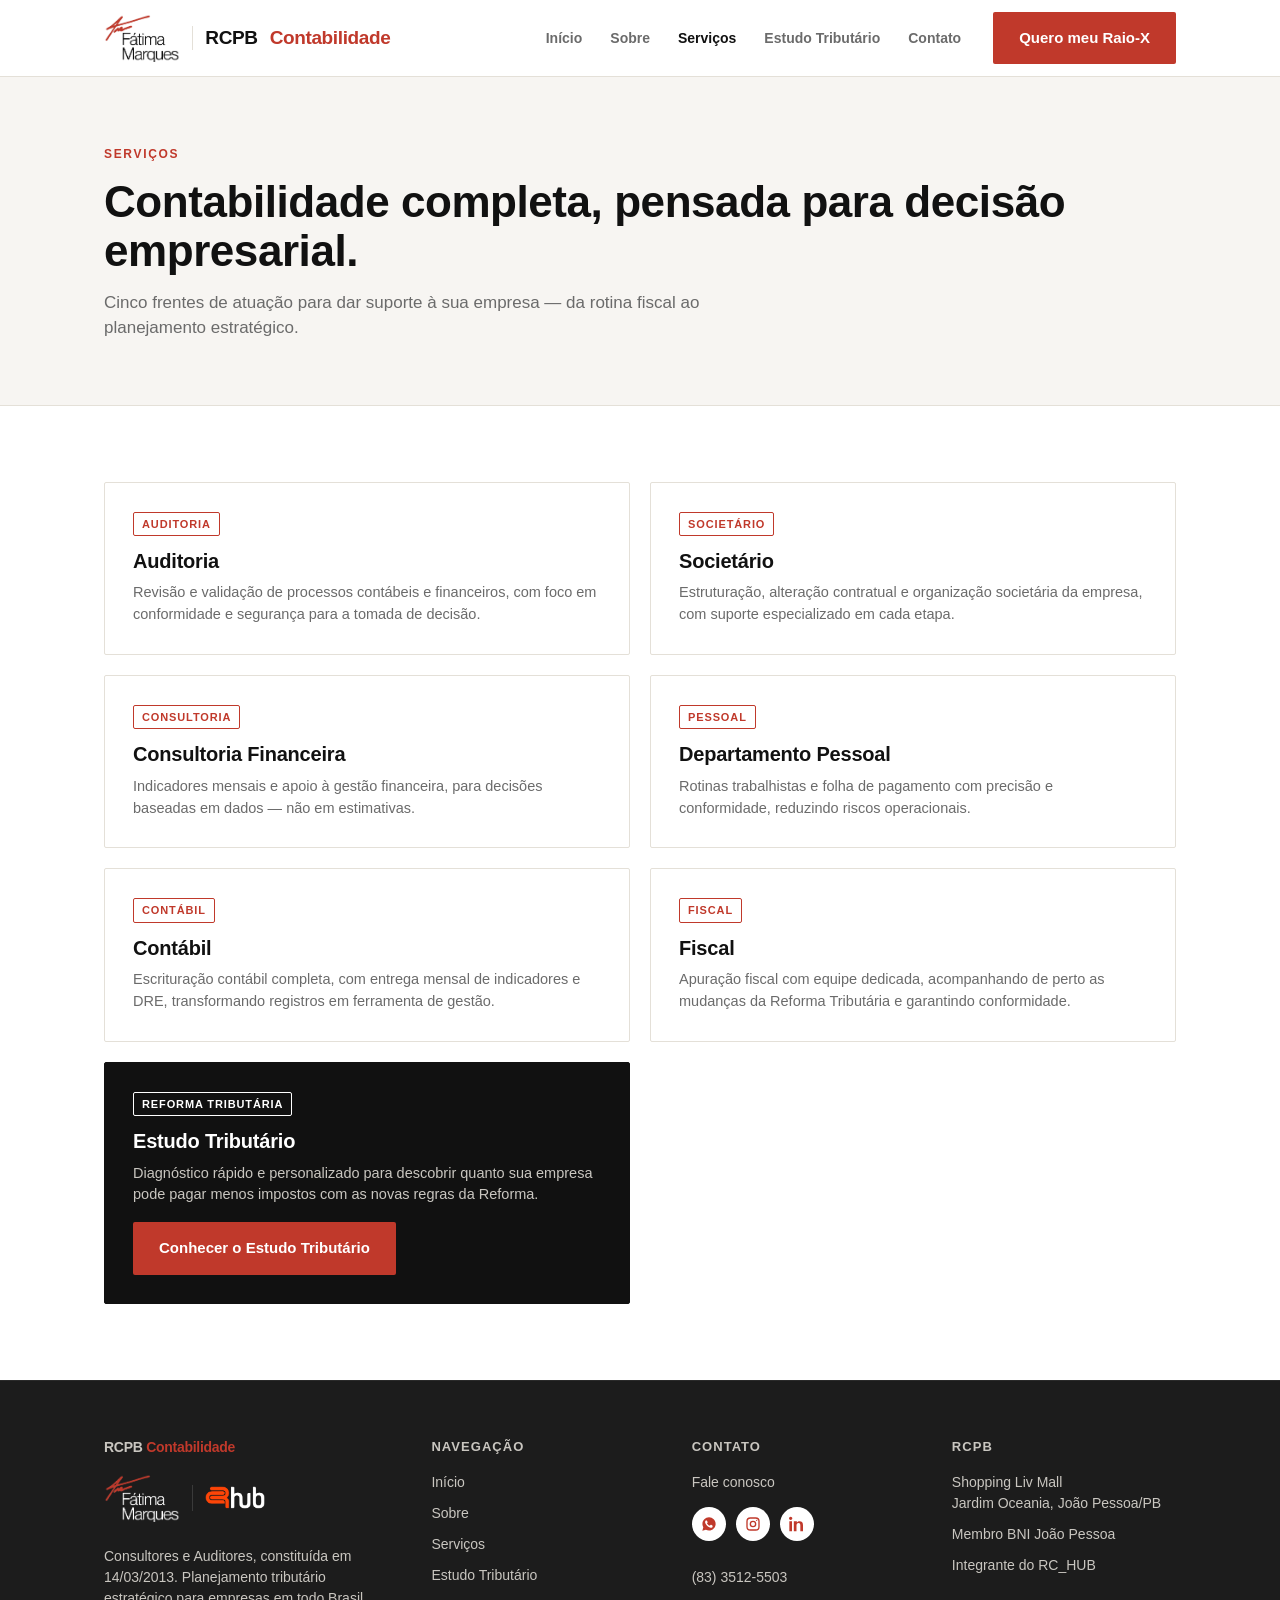
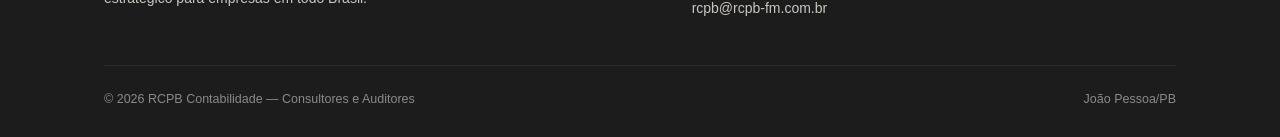
<file: servicos.html>
<!DOCTYPE html>
<html lang="pt-BR">
<head>
<meta charset="UTF-8">
<meta name="viewport" content="width=device-width, initial-scale=1.0">
<title>Serviços — RCPB Contabilidade</title>
<meta name="description" content="Auditoria, Societário, Consultoria Financeira, Pessoal, Contábil e Fiscal — conheça os serviços da RCPB Contabilidade.">
<link rel="icon" type="image/svg+xml" href="img/favicon.svg">
<link rel="stylesheet" href="css/style.css">
<style>
  .servicos-grid{display:grid;grid-template-columns:1fr;gap:20px;}
  @media(min-width:760px){.servicos-grid{grid-template-columns:repeat(2,1fr);}}
  .servico-card{border:1px solid var(--line);border-radius:var(--radius);padding:28px;}
  .servico-card .tag{
    display:inline-block;font-size:11px;font-weight:900;letter-spacing:.08em;text-transform:uppercase;
    color:var(--red);border:1px solid var(--red);border-radius:2px;padding:3px 8px;margin-bottom:14px;
  }
  .servico-card h3{font-size:20px;margin-bottom:10px;}
  .servico-card p{font-size:14.5px;color:var(--gray);}
</style>
</head>
<body>

<header>
  <div class="wrap">
    <a class="logo" href="index.html" style="display:flex;align-items:center;gap:12px;">
      <img src="img/fatima-logo.png" alt="Fátima Marques" style="height:48px;width:auto;">
      <span style="width:1px;height:24px;background:var(--line);display:inline-block;"></span>
      RCPB <span>Contabilidade</span>
    </a>
    <nav class="main-nav">
      <div class="nav-links">
        <a href="index.html">Início</a>
        <a href="sobre.html">Sobre</a>
        <a href="servicos.html" class="active">Serviços</a>
        <a href="estudo-tributario.html">Estudo Tributário</a>
        <a href="contato.html">Contato</a>
      </div>
      <a class="btn header-cta" href="estudo-tributario.html">Quero meu Raio-X</a>
      <button class="menu-toggle" aria-label="Abrir menu"><span></span><span></span><span></span></button>
    </nav>
  </div>
  <div class="mobile-menu">
    <a href="index.html">Início</a>
    <a href="sobre.html">Sobre</a>
    <a href="servicos.html">Serviços</a>
    <a href="estudo-tributario.html">Estudo Tributário</a>
    <a href="contato.html">Contato</a>
    <a class="btn" href="estudo-tributario.html">Quero meu Raio-X</a>
  </div>
</header>

<section class="page-hero">
  <div class="wrap">
    <span class="eyebrow">Serviços</span>
    <h1>Contabilidade completa, pensada para decisão empresarial.</h1>
    <p>Cinco frentes de atuação para dar suporte à sua empresa — da rotina fiscal ao planejamento estratégico.</p>
  </div>
</section>

<section>
  <div class="wrap">
    <div class="servicos-grid">
      <div class="servico-card">
        <span class="tag">Auditoria</span>
        <h3>Auditoria</h3>
        <p>Revisão e validação de processos contábeis e financeiros, com foco em conformidade e segurança para a tomada de decisão.</p>
      </div>
      <div class="servico-card">
        <span class="tag">Societário</span>
        <h3>Societário</h3>
        <p>Estruturação, alteração contratual e organização societária da empresa, com suporte especializado em cada etapa.</p>
      </div>
      <div class="servico-card">
        <span class="tag">Consultoria</span>
        <h3>Consultoria Financeira</h3>
        <p>Indicadores mensais e apoio à gestão financeira, para decisões baseadas em dados — não em estimativas.</p>
      </div>
      <div class="servico-card">
        <span class="tag">Pessoal</span>
        <h3>Departamento Pessoal</h3>
        <p>Rotinas trabalhistas e folha de pagamento com precisão e conformidade, reduzindo riscos operacionais.</p>
      </div>
      <div class="servico-card">
        <span class="tag">Contábil</span>
        <h3>Contábil</h3>
        <p>Escrituração contábil completa, com entrega mensal de indicadores e DRE, transformando registros em ferramenta de gestão.</p>
      </div>
      <div class="servico-card">
        <span class="tag">Fiscal</span>
        <h3>Fiscal</h3>
        <p>Apuração fiscal com equipe dedicada, acompanhando de perto as mudanças da Reforma Tributária e garantindo conformidade.</p>
      </div>
      <div class="servico-card" style="background:var(--black);border-color:var(--black);">
        <span class="tag" style="border-color:var(--white);color:var(--white);">Reforma Tributária</span>
        <h3 style="color:var(--white);">Estudo Tributário</h3>
        <p style="color:#C9C6C0;">Diagnóstico rápido e personalizado para descobrir quanto sua empresa pode pagar menos impostos com as novas regras da Reforma.</p>
        <a class="btn mt-24" href="estudo-tributario.html" style="margin-top:16px;">Conhecer o Estudo Tributário</a>
      </div>
    </div>
  </div>
</section>

<footer>
  <div class="wrap">
    <div class="foot-grid">
      <div>
        <a class="logo" href="index.html">RCPB <span style="color:var(--red)">Contabilidade</span></a>
        <div style="display:flex;align-items:center;gap:12px;margin-top:16px;">
          <img src="img/fatima-logo-white.png" alt="Fátima Marques" style="height:48px;width:auto;">
          <span style="width:1px;height:26px;background:#3A3A3A;display:inline-block;"></span>
          <img src="img/rchub-logo-white.png" alt="RC_HUB" style="height:23px;width:auto;">
        </div>
        <p class="mt-24">Consultores e Auditores, constituída em 14/03/2013. Planejamento tributário estratégico para empresas em todo Brasil.</p>
      </div>
      <div>
        <h4>Navegação</h4>
        <a href="index.html">Início</a>
        <a href="sobre.html">Sobre</a>
        <a href="servicos.html">Serviços</a>
        <a href="estudo-tributario.html">Estudo Tributário</a>
      </div>
      <div>
        <h4>Contato</h4>
        <a href="contato.html">Fale conosco</a>
        <div style="display:flex;gap:10px;margin:14px 0 16px;">
          <a href="https://wa.me/5583996214000" target="_blank" rel="noopener" aria-label="WhatsApp" style="display:inline-flex;align-items:center;justify-content:center;width:34px;height:34px;border-radius:50%;background:var(--white);color:var(--red);flex:none;"><svg width="16" height="16" viewBox="0 0 24 24" fill="currentColor"><path d="M12.04 2C6.58 2 2.13 6.45 2.13 11.91c0 1.79.47 3.48 1.32 4.95L2 22l5.29-1.39c1.4.76 2.99 1.19 4.75 1.19h.01c5.46 0 9.91-4.45 9.91-9.91 0-2.65-1.03-5.14-2.9-7.01A9.87 9.87 0 0 0 12.04 2zm5.78 14.09c-.24.68-1.19 1.25-1.95 1.41-.52.11-1.2.2-3.49-.75-2.93-1.21-4.83-4.17-4.98-4.36-.14-.19-1.19-1.58-1.19-3.02 0-1.44.75-2.15 1.02-2.44.24-.26.53-.32.71-.32.18 0 .35 0 .5.01.16.01.38-.06.6.46.24.57.79 1.98.86 2.13.07.14.11.31.02.5-.09.19-.14.3-.27.46-.14.16-.29.36-.41.48-.14.14-.29.28-.12.55.16.27.72 1.18 1.55 1.91 1.06.94 1.96 1.24 2.24 1.38.28.14.44.12.6-.07.16-.19.68-.79.87-1.06.18-.27.36-.22.6-.13.24.09 1.52.72 1.78.85.26.13.44.19.5.3.06.11.06.63-.18 1.31z"/></svg></a>
          <a href="https://www.instagram.com/fatimamarquesrc/" target="_blank" rel="noopener" aria-label="Instagram" style="display:inline-flex;align-items:center;justify-content:center;width:34px;height:34px;border-radius:50%;background:var(--white);color:var(--red);flex:none;"><svg width="16" height="16" viewBox="0 0 24 24" fill="none" stroke="currentColor" stroke-width="2"><rect x="3" y="3" width="18" height="18" rx="5"/><circle cx="12" cy="12" r="4"/><circle cx="17.5" cy="6.5" r="1" fill="currentColor" stroke="none"/></svg></a>
          <a href="https://www.linkedin.com/in/fatima-marques-1ba301412" target="_blank" rel="noopener" aria-label="LinkedIn" style="display:inline-flex;align-items:center;justify-content:center;width:34px;height:34px;border-radius:50%;background:var(--white);color:var(--red);flex:none;"><svg width="16" height="16" viewBox="0 0 24 24" fill="currentColor"><path d="M4.98 3.5C4.98 4.88 3.87 6 2.5 6S0 4.88 0 3.5 1.11 1 2.5 1 4.98 2.12 4.98 3.5zM.5 8h4V23h-4V8zm7.5 0h3.83v2.05h.05c.53-1 1.85-2.05 3.8-2.05C19.7 8 21 10.15 21 14.02V23h-4v-8.05c0-1.92-.03-4.4-2.68-4.4-2.68 0-3.09 2.09-3.09 4.26V23h-4V8z"/></svg></a>
        </div>
        <p>(83) 3512-5503</p>
        <a href="mailto:rcpb@rcpb-fm.com.br">rcpb@rcpb-fm.com.br</a>
      </div>
      <div>
        <h4>RCPB</h4>
        <p>Shopping Liv Mall<br>Jardim Oceania, João Pessoa/PB</p>
        <p>Membro BNI João Pessoa</p>
        <p>Integrante do RC_HUB</p>
      </div>
    </div>
    <div class="bottom-row">
      <span>© 2026 RCPB Contabilidade — Consultores e Auditores</span>
      <span>João Pessoa/PB</span>
    </div>
  </div>
</footer>

<script src="js/main.js"></script>
</body>
</html>
</file>
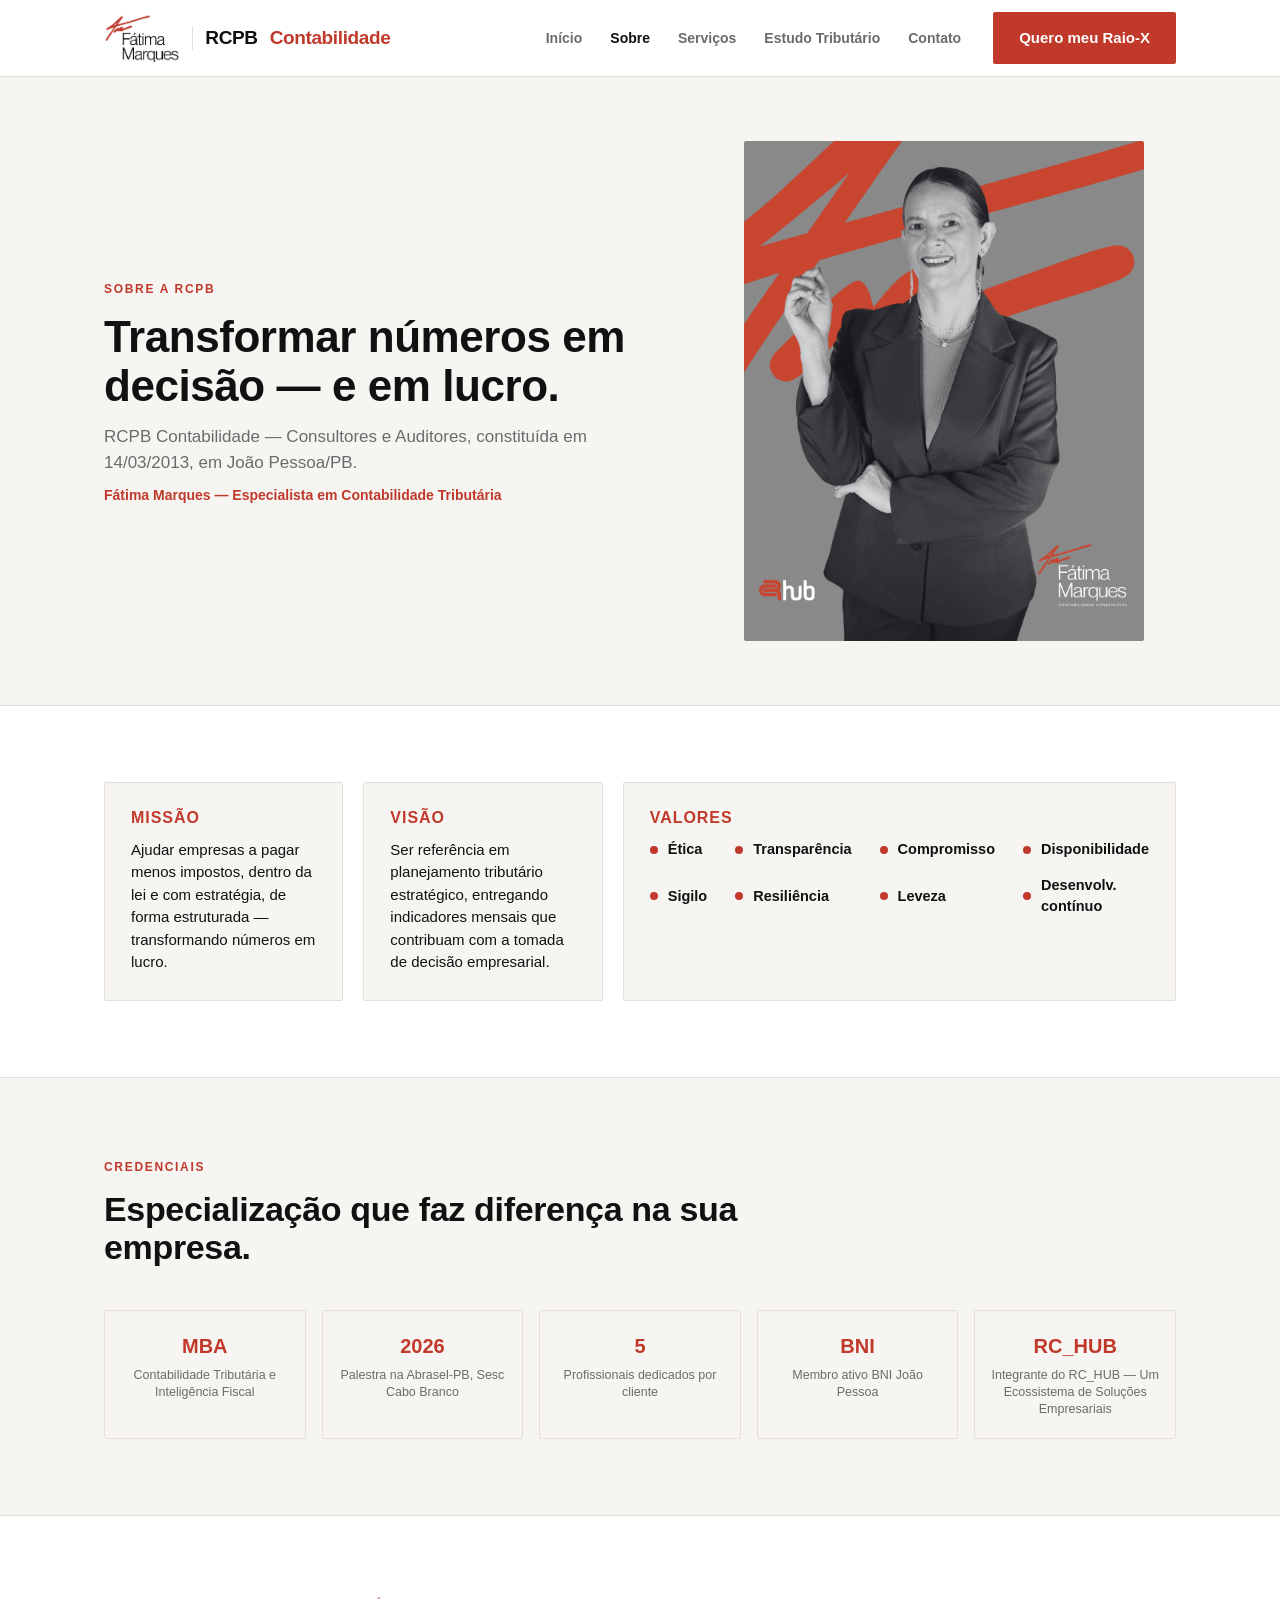
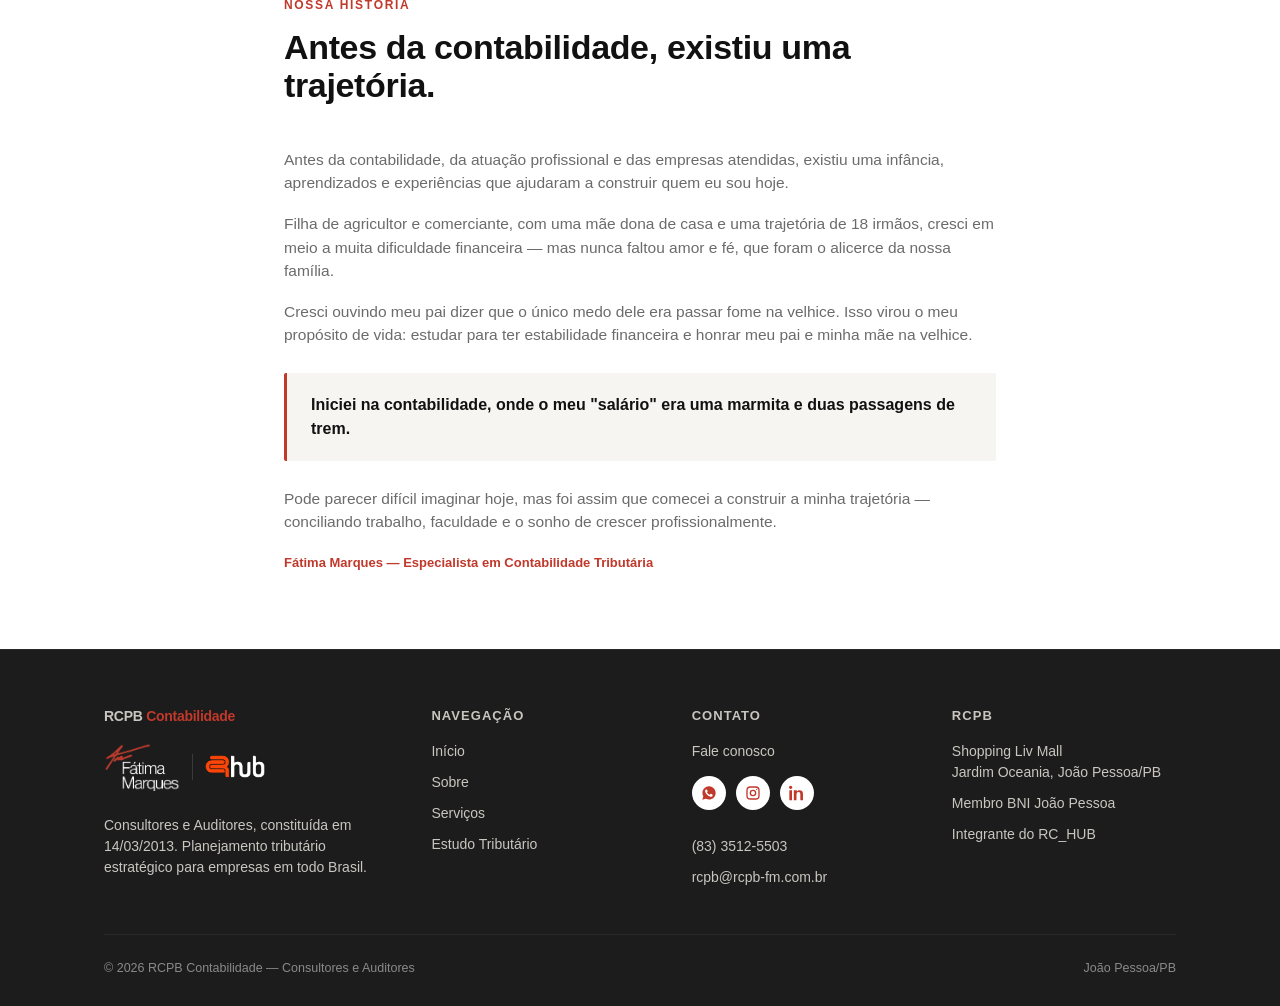
<file: sobre.html>
<!DOCTYPE html>
<html lang="pt-BR">
<head>
<meta charset="UTF-8">
<meta name="viewport" content="width=device-width, initial-scale=1.0">
<title>Sobre — RCPB Contabilidade</title>
<meta name="description" content="Conheça a missão, visão e valores da RCPB Contabilidade — Consultores e Auditores, constituída em 14/03/2013.">
<link rel="icon" type="image/svg+xml" href="img/favicon.svg">
<link rel="stylesheet" href="css/style.css">
<style>
  .mvv-grid{display:grid;grid-template-columns:1fr;gap:20px;}
  @media(min-width:760px){.mvv-grid{grid-template-columns:repeat(3,1fr);}}
  .mvv-card{background:var(--off-white);border:1px solid var(--line);border-radius:var(--radius);padding:26px;}
  .mvv-card h3{font-size:16px;margin-bottom:12px;color:var(--red);text-transform:uppercase;letter-spacing:.06em;}
  .mvv-card p{font-size:15px;color:var(--black);}
  .valores-list{display:grid;grid-template-columns:1fr 1fr;gap:14px 28px;}
  @media(min-width:600px){.valores-list{grid-template-columns:repeat(4,1fr);}}
  .valores-list li{display:flex;gap:10px;align-items:center;font-size:14.5px;font-weight:700;}
  .valores-list li::before{content:"";width:8px;height:8px;background:var(--red);border-radius:50%;flex:none;}
  .cred-grid{display:grid;grid-template-columns:1fr 1fr;gap:16px;}
  .cred-logo{height:34px;width:auto;margin:0 auto 8px;display:block;}
  @media(min-width:700px){.cred-grid{grid-template-columns:repeat(3,1fr);}}
  @media(min-width:1000px){.cred-grid{grid-template-columns:repeat(5,1fr);}}
  .cred{background:var(--off-white);border:1px solid var(--line);border-radius:var(--radius);padding:20px 16px;text-align:center;}
  .cred .k{font-size:20px;font-weight:900;color:var(--red);}
  .cred .d{font-size:12.5px;color:var(--gray);margin-top:6px;line-height:1.35;}
</style>
</head>
<body>

<header>
  <div class="wrap">
    <a class="logo" href="index.html" style="display:flex;align-items:center;gap:12px;">
      <img src="img/fatima-logo.png" alt="Fátima Marques" style="height:48px;width:auto;">
      <span style="width:1px;height:24px;background:var(--line);display:inline-block;"></span>
      RCPB <span>Contabilidade</span>
    </a>
    <nav class="main-nav">
      <div class="nav-links">
        <a href="index.html">Início</a>
        <a href="sobre.html" class="active">Sobre</a>
        <a href="servicos.html">Serviços</a>
        <a href="estudo-tributario.html">Estudo Tributário</a>
        <a href="contato.html">Contato</a>
      </div>
      <a class="btn header-cta" href="estudo-tributario.html">Quero meu Raio-X</a>
      <button class="menu-toggle" aria-label="Abrir menu"><span></span><span></span><span></span></button>
    </nav>
  </div>
  <div class="mobile-menu">
    <a href="index.html">Início</a>
    <a href="sobre.html">Sobre</a>
    <a href="servicos.html">Serviços</a>
    <a href="estudo-tributario.html">Estudo Tributário</a>
    <a href="contato.html">Contato</a>
    <a class="btn" href="estudo-tributario.html">Quero meu Raio-X</a>
  </div>
</header>

<section class="page-hero">
  <div class="wrap" style="display:grid;grid-template-columns:1fr;gap:40px;align-items:center;">
    <style>
      .sobre-hero-grid{grid-template-columns:1fr;}
      @media(min-width:900px){
        .sobre-hero-grid{grid-template-columns:1.1fr .9fr;}
      }
    </style>
    <div class="sobre-hero-grid" style="display:grid;gap:40px;align-items:center;">
      <div>
        <span class="eyebrow">Sobre a RCPB</span>
        <h1>Transformar números em decisão — e em lucro.</h1>
        <p>RCPB Contabilidade — Consultores e Auditores, constituída em 14/03/2013, em João Pessoa/PB.</p>
        <p style="margin-top:10px;font-size:14px;color:var(--red);font-weight:700;">Fátima Marques — Especialista em Contabilidade Tributária</p>
      </div>
      <div>
        <img src="img/fatima-retrato-hub.png" alt="Fátima Marques, especialista em Reforma Tributária" style="border-radius:var(--radius);width:100%;max-width:400px;margin:0 auto;">
      </div>
    </div>
  </div>
</section>

<section>
  <div class="wrap">
    <div class="mvv-grid">
      <div class="mvv-card">
        <h3>Missão</h3>
        <p>Ajudar empresas a pagar menos impostos, dentro da lei e com estratégia, de forma estruturada — transformando números em lucro.</p>
      </div>
      <div class="mvv-card">
        <h3>Visão</h3>
        <p>Ser referência em planejamento tributário estratégico, entregando indicadores mensais que contribuam com a tomada de decisão empresarial.</p>
      </div>
      <div class="mvv-card">
        <h3>Valores</h3>
        <ul class="valores-list" style="margin-top:4px;">
          <li>Ética</li>
          <li>Transparência</li>
          <li>Compromisso</li>
          <li>Disponibilidade</li>
          <li>Sigilo</li>
          <li>Resiliência</li>
          <li>Leveza</li>
          <li>Desenvolv. contínuo</li>
        </ul>
      </div>
    </div>
  </div>
</section>

<section style="background:var(--off-white);border-top:1px solid var(--line);border-bottom:1px solid var(--line);">
  <div class="wrap">
    <div class="section-head">
      <span class="eyebrow">Credenciais</span>
      <h2>Especialização que faz diferença na sua empresa.</h2>
    </div>
    <div class="cred-grid">
      <div class="cred"><div class="k">MBA</div><div class="d">Contabilidade Tributária e Inteligência Fiscal</div></div>
      <div class="cred"><div class="k">2026</div><div class="d">Palestra na Abrasel-PB, Sesc Cabo Branco</div></div>
      <div class="cred"><div class="k">5</div><div class="d">Profissionais dedicados por cliente</div></div>
      <div class="cred"><div class="k">BNI</div><div class="d">Membro ativo BNI João Pessoa</div></div>
      <div class="cred"><div class="k">RC_HUB</div><div class="d">Integrante do RC_HUB — Um Ecossistema de Soluções Empresariais</div></div>
    </div>
  </div>
</section>

<section>
  <div class="wrap" style="max-width:760px;">
    <div class="section-head">
      <span class="eyebrow">Nossa história</span>
      <h2>Antes da contabilidade, existiu uma trajetória.</h2>
    </div>
    <p style="color:var(--gray);font-size:15.5px;margin-bottom:18px;">
      Antes da contabilidade, da atuação profissional e das empresas atendidas, existiu uma infância, aprendizados e experiências que ajudaram a construir quem eu sou hoje.
    </p>
    <p style="color:var(--gray);font-size:15.5px;margin-bottom:18px;">
      Filha de agricultor e comerciante, com uma mãe dona de casa e uma trajetória de 18 irmãos, cresci em meio a muita dificuldade financeira — mas nunca faltou amor e fé, que foram o alicerce da nossa família.
    </p>
    <p style="color:var(--gray);font-size:15.5px;margin-bottom:18px;">
      Cresci ouvindo meu pai dizer que o único medo dele era passar fome na velhice. Isso virou o meu propósito de vida: estudar para ter estabilidade financeira e honrar meu pai e minha mãe na velhice.
    </p>
    <div style="background:var(--off-white);border-left:3px solid var(--red);border-radius:var(--radius);padding:20px 24px;margin:26px 0;">
      <p style="font-size:16px;font-weight:700;color:var(--black);">Iniciei na contabilidade, onde o meu "salário" era uma marmita e duas passagens de trem.</p>
    </div>
    <p style="color:var(--gray);font-size:15.5px;">
      Pode parecer difícil imaginar hoje, mas foi assim que comecei a construir a minha trajetória — conciliando trabalho, faculdade e o sonho de crescer profissionalmente.
    </p>
    <p style="margin-top:20px;font-size:13px;color:var(--red);font-weight:700;">Fátima Marques — Especialista em Contabilidade Tributária</p>
  </div>
</section>

<footer>
  <div class="wrap">
    <div class="foot-grid">
      <div>
        <a class="logo" href="index.html">RCPB <span style="color:var(--red)">Contabilidade</span></a>
        <div style="display:flex;align-items:center;gap:12px;margin-top:16px;">
          <img src="img/fatima-logo-white.png" alt="Fátima Marques" style="height:48px;width:auto;">
          <span style="width:1px;height:26px;background:#3A3A3A;display:inline-block;"></span>
          <img src="img/rchub-logo-white.png" alt="RC_HUB" style="height:23px;width:auto;">
        </div>
        <p class="mt-24">Consultores e Auditores, constituída em 14/03/2013. Planejamento tributário estratégico para empresas em todo Brasil.</p>
      </div>
      <div>
        <h4>Navegação</h4>
        <a href="index.html">Início</a>
        <a href="sobre.html">Sobre</a>
        <a href="servicos.html">Serviços</a>
        <a href="estudo-tributario.html">Estudo Tributário</a>
      </div>
      <div>
        <h4>Contato</h4>
        <a href="contato.html">Fale conosco</a>
        <div style="display:flex;gap:10px;margin:14px 0 16px;">
          <a href="https://wa.me/5583996214000" target="_blank" rel="noopener" aria-label="WhatsApp" style="display:inline-flex;align-items:center;justify-content:center;width:34px;height:34px;border-radius:50%;background:var(--white);color:var(--red);flex:none;"><svg width="16" height="16" viewBox="0 0 24 24" fill="currentColor"><path d="M12.04 2C6.58 2 2.13 6.45 2.13 11.91c0 1.79.47 3.48 1.32 4.95L2 22l5.29-1.39c1.4.76 2.99 1.19 4.75 1.19h.01c5.46 0 9.91-4.45 9.91-9.91 0-2.65-1.03-5.14-2.9-7.01A9.87 9.87 0 0 0 12.04 2zm5.78 14.09c-.24.68-1.19 1.25-1.95 1.41-.52.11-1.2.2-3.49-.75-2.93-1.21-4.83-4.17-4.98-4.36-.14-.19-1.19-1.58-1.19-3.02 0-1.44.75-2.15 1.02-2.44.24-.26.53-.32.71-.32.18 0 .35 0 .5.01.16.01.38-.06.6.46.24.57.79 1.98.86 2.13.07.14.11.31.02.5-.09.19-.14.3-.27.46-.14.16-.29.36-.41.48-.14.14-.29.28-.12.55.16.27.72 1.18 1.55 1.91 1.06.94 1.96 1.24 2.24 1.38.28.14.44.12.6-.07.16-.19.68-.79.87-1.06.18-.27.36-.22.6-.13.24.09 1.52.72 1.78.85.26.13.44.19.5.3.06.11.06.63-.18 1.31z"/></svg></a>
          <a href="https://www.instagram.com/fatimamarquesrc/" target="_blank" rel="noopener" aria-label="Instagram" style="display:inline-flex;align-items:center;justify-content:center;width:34px;height:34px;border-radius:50%;background:var(--white);color:var(--red);flex:none;"><svg width="16" height="16" viewBox="0 0 24 24" fill="none" stroke="currentColor" stroke-width="2"><rect x="3" y="3" width="18" height="18" rx="5"/><circle cx="12" cy="12" r="4"/><circle cx="17.5" cy="6.5" r="1" fill="currentColor" stroke="none"/></svg></a>
          <a href="https://www.linkedin.com/in/fatima-marques-1ba301412" target="_blank" rel="noopener" aria-label="LinkedIn" style="display:inline-flex;align-items:center;justify-content:center;width:34px;height:34px;border-radius:50%;background:var(--white);color:var(--red);flex:none;"><svg width="16" height="16" viewBox="0 0 24 24" fill="currentColor"><path d="M4.98 3.5C4.98 4.88 3.87 6 2.5 6S0 4.88 0 3.5 1.11 1 2.5 1 4.98 2.12 4.98 3.5zM.5 8h4V23h-4V8zm7.5 0h3.83v2.05h.05c.53-1 1.85-2.05 3.8-2.05C19.7 8 21 10.15 21 14.02V23h-4v-8.05c0-1.92-.03-4.4-2.68-4.4-2.68 0-3.09 2.09-3.09 4.26V23h-4V8z"/></svg></a>
        </div>
        <p>(83) 3512-5503</p>
        <a href="mailto:rcpb@rcpb-fm.com.br">rcpb@rcpb-fm.com.br</a>
      </div>
      <div>
        <h4>RCPB</h4>
        <p>Shopping Liv Mall<br>Jardim Oceania, João Pessoa/PB</p>
        <p>Membro BNI João Pessoa</p>
        <p>Integrante do RC_HUB</p>
      </div>
    </div>
    <div class="bottom-row">
      <span>© 2026 RCPB Contabilidade — Consultores e Auditores</span>
      <span>João Pessoa/PB</span>
    </div>
  </div>
</footer>

<script src="js/main.js"></script>
</body>
</html>
</file>
<file: css/style.css>
/* ===========================================================
   RCPB Contabilidade — Estilo compartilhado
   Cores: vermelho #C0392B, preto #111111, branco #FFFFFF
   Fonte: Arial
=========================================================== */

:root{
  --red:#C0392B;
  --red-dark:#96291D;
  --black:#111111;
  --black-soft:#1C1C1C;
  --white:#FFFFFF;
  --off-white:#F7F5F2;
  --gray:#6B6B6B;
  --line:#E4E0D8;
  --radius:2px;
}

*{margin:0;padding:0;box-sizing:border-box;}
html{scroll-behavior:smooth;}
body{
  font-family:Arial, Helvetica, sans-serif;
  color:var(--black);
  background:var(--white);
  line-height:1.5;
  -webkit-font-smoothing:antialiased;
}
a{color:inherit;text-decoration:none;}
img{max-width:100%;display:block;}
ul{list-style:none;}

.wrap{max-width:1120px;margin:0 auto;padding:0 24px;}

.eyebrow{
  display:inline-block;
  font-size:12px;
  font-weight:700;
  letter-spacing:.14em;
  text-transform:uppercase;
  color:var(--red);
  margin-bottom:14px;
}

h1,h2,h3{font-family:Arial, Helvetica, sans-serif;font-weight:900;line-height:1.12;letter-spacing:-.01em;}

.btn{
  display:inline-flex;
  align-items:center;
  gap:8px;
  background:var(--red);
  color:var(--white);
  font-weight:700;
  font-size:15px;
  padding:15px 26px;
  border-radius:var(--radius);
  border:none;
  cursor:pointer;
  transition:background .15s ease, transform .15s ease;
}
.btn:hover{background:var(--red-dark);transform:translateY(-1px);}
.btn-outline{
  background:transparent;
  color:var(--black);
  border:1.5px solid var(--black);
}
.btn-outline:hover{background:var(--black);color:var(--white);}
.btn-outline-white{
  background:transparent;
  color:var(--white);
  border:1.5px solid var(--white);
}
.btn-outline-white:hover{background:var(--white);color:var(--black);}

/* ===== HEADER ===== */
header{
  position:sticky;top:0;z-index:50;
  background:var(--white);
  border-bottom:1px solid var(--line);
}
header .wrap{display:flex;align-items:center;justify-content:space-between;height:76px;}
.logo{font-weight:900;font-size:19px;letter-spacing:-.02em;}
.logo span{color:var(--red);}

nav.main-nav{display:flex;align-items:center;gap:32px;}
nav.main-nav .nav-links{display:none;gap:28px;font-size:14px;font-weight:700;}
nav.main-nav .nav-links a{color:var(--gray);}
nav.main-nav .nav-links a:hover, nav.main-nav .nav-links a.active{color:var(--black);}
.header-cta{display:none;}
@media(min-width:860px){
  nav.main-nav .nav-links{display:flex;}
  .header-cta{display:inline-flex;}
}

.menu-toggle{
  display:flex;flex-direction:column;gap:5px;background:none;border:none;cursor:pointer;padding:6px;
}
@media(min-width:860px){.menu-toggle{display:none;}}
.menu-toggle span{width:22px;height:2px;background:var(--black);}

.mobile-menu{
  display:none;
  flex-direction:column;
  border-top:1px solid var(--line);
  background:var(--white);
}
.mobile-menu.open{display:flex;}
.mobile-menu a{
  padding:16px 24px;font-size:15px;font-weight:700;color:var(--black);
  border-bottom:1px solid var(--line);
}
.mobile-menu .btn{margin:16px 24px;text-align:center;justify-content:center;}
@media(min-width:860px){.mobile-menu{display:none !important;}}

/* ===== PAGE HERO (uso geral, páginas internas) ===== */
.page-hero{
  background:var(--off-white);
  border-bottom:1px solid var(--line);
  padding:64px 0;
}
.page-hero h1{font-size:36px;margin-bottom:14px;}
@media(min-width:600px){.page-hero h1{font-size:44px;}}
.page-hero p{font-size:17px;color:var(--gray);max-width:600px;}

/* ===== SECTION shell ===== */
section{padding:76px 0;}
.section-head{max-width:640px;margin-bottom:44px;}
.section-head h2{font-size:30px;}
@media(min-width:600px){.section-head h2{font-size:34px;}}
.section-head p{color:var(--gray);font-size:16px;margin-top:14px;}

/* ===== FOOTER ===== */
footer{background:var(--black-soft);color:var(--white);padding:56px 0 28px;border-top:1px solid #2A2A2A;}
footer .foot-grid{
  display:grid;grid-template-columns:1fr;gap:36px;padding-bottom:36px;border-bottom:1px solid #2A2A2A;
}
@media(min-width:760px){footer .foot-grid{grid-template-columns:1.3fr 1fr 1fr 1fr;}}
footer .foot-grid h4{font-size:13px;text-transform:uppercase;letter-spacing:.08em;color:#C9C6C0;margin-bottom:16px;}
footer .foot-grid p, footer .foot-grid a{font-size:14px;color:#C9C6C0;display:block;margin-bottom:10px;}
footer .foot-grid a:hover{color:var(--white);}
footer .logo{color:var(--white);}
footer .bottom-row{
  display:flex;flex-wrap:wrap;justify-content:space-between;gap:12px;padding-top:24px;font-size:12.5px;color:#8A8A8A;
}

/* ===== UTIL ===== */
.center{text-align:center;}
.mt-24{margin-top:24px;}
</file>
